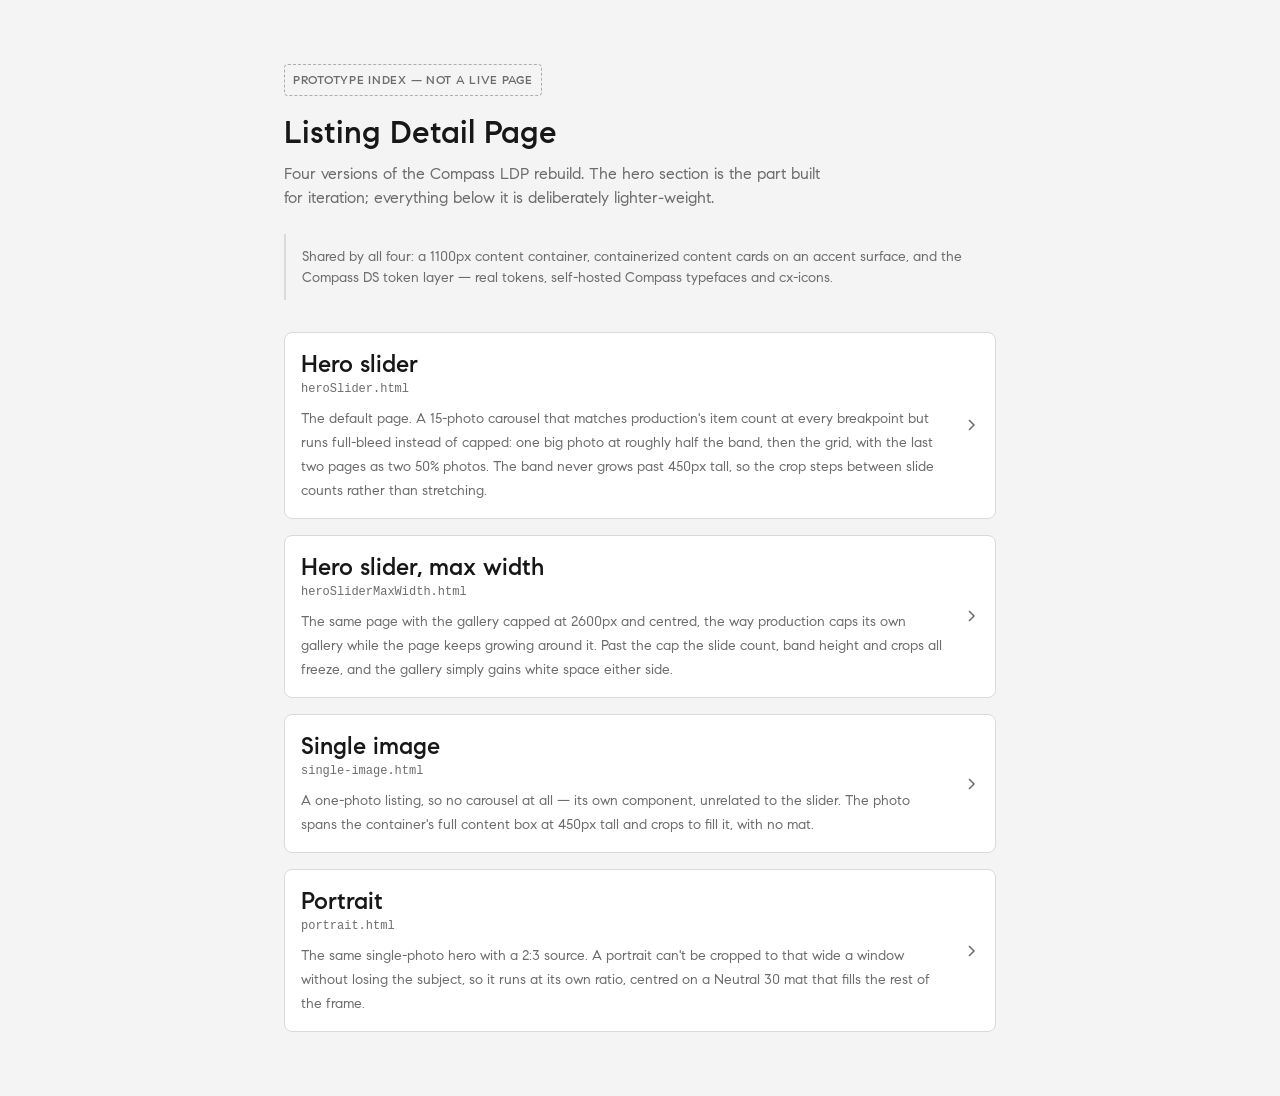
<file: index.html>
<!DOCTYPE html>
<html lang="en">
  <head>
    <meta charset="utf-8" />
    <meta name="viewport" content="width=device-width, initial-scale=1" />
    <title>LDP prototype — version index</title>

    <!-- Tokens and base type only. No page.css, no hero CSS, no Compass
         chrome: this is a directory, and it should not be mistakable for one
         of the pages it links to. -->
    <link rel="stylesheet" href="css/tokens.css" />
    <link rel="stylesheet" href="css/base.css" />

    <style>
      .idx {
        width: 100%;
        max-width: 760px;
        margin: 0 auto;
        padding: var(--cx-spacing-8x) var(--cx-spacing-3x);
      }

      /* Says plainly what this page is, before the title does */
      .idx__eyebrow {
        display: inline-flex;
        align-items: center;
        gap: var(--cx-spacing-1x);
        margin-bottom: var(--cx-spacing-2x);
        padding: 6px var(--cx-spacing-1x);
        border: var(--cx-spacing-borderWidth) dashed var(--cx-color-grey60);
        border-radius: var(--cx-consumer-groupBorderRadius);
        font-size: var(--cx-font-sizeCaption1);
        font-weight: var(--cx-font-weightMedium);
        letter-spacing: 0.06em;
        text-transform: uppercase;
        color: var(--cx-color-textSubtle);
      }

      .idx__title {
        margin-bottom: var(--cx-spacing-1x);
      }

      .idx__lede {
        max-width: 60ch;
        color: var(--cx-color-textSubtle);
      }

      .idx__shared {
        margin-top: var(--cx-spacing-3x);
        padding: 12px var(--cx-spacing-2x);
        border-left: 2px solid var(--cx-color-grey40);
        font-size: var(--cx-font-sizeBody2);
        line-height: var(--cx-font-lineHeightBody);
        color: var(--cx-color-textSubtle);
      }

      .idx__list {
        display: flex;
        flex-direction: column;
        gap: var(--cx-spacing-2x);
        margin-top: var(--cx-spacing-4x);
      }

      /* Same card recipe as the pages — white on the accent surface, 1px
         Neutral 40, Groups & Inputs radius — so the index reads as part of
         the same system without borrowing any of the page chrome. */
      .idx__item {
        display: grid;
        grid-template-columns: 1fr auto;
        align-items: start;
        gap: var(--cx-spacing-2x);
        padding: var(--cx-spacing-2x);
        border: var(--cx-spacing-borderWidth) solid var(--cx-color-border);
        border-radius: var(--cx-consumer-cardBorderRadius);
        background: var(--cx-color-background);
        text-decoration: none;
        color: inherit;
        transition: border-color 120ms ease, transform 120ms ease;
      }

      .idx__item:hover {
        border-color: var(--cx-color-grey60);
      }

      .idx__name {
        margin-bottom: 2px;
      }

      .idx__file {
        display: block;
        margin-bottom: var(--cx-spacing-1x);
        font-family: ui-monospace, SFMono-Regular, Menlo, monospace;
        font-size: var(--cx-font-sizeCaption1);
        color: var(--cx-color-textSubtle);
      }

      .idx__desc {
        max-width: 62ch;
      }

      .idx__go {
        flex: none;
        align-self: center;
        color: var(--cx-color-textSubtle);
      }

      .idx__item:hover .idx__go {
        color: var(--cx-color-black);
      }

      @media (max-width: 600px) {
        .idx {
          padding: var(--cx-spacing-4x) var(--cx-spacing-2x);
        }

        .idx__item {
          grid-template-columns: 1fr;
        }

        .idx__go {
          display: none;
        }
      }
    </style>
  </head>

  <body>
    <main class="idx">
      <p class="idx__eyebrow">Prototype index — not a live page</p>

      <h1 class="cx-h2 idx__title">Listing Detail Page</h1>
      <p class="cx-body1 idx__lede">
        Four versions of the Compass LDP rebuild. The hero section is the part
        built for iteration; everything below it is deliberately lighter-weight.
      </p>

      <p class="idx__shared">
        Shared by all four: a 1100px content container, containerized content
        cards on an accent surface, and the Compass DS token layer — real
        tokens, self-hosted Compass typefaces and cx-icons.
      </p>

      <nav class="idx__list" aria-label="Versions">
        <a class="idx__item" href="heroSlider.html">
          <span>
            <span class="cx-h4 idx__name">Hero slider</span>
            <span class="idx__file">heroSlider.html</span>
            <span class="cx-body2 cx-text-subtle idx__desc">
              The default page. A 15-photo carousel that matches production's
              item count at every breakpoint but runs full-bleed instead of
              capped: one big photo at roughly half the band, then the grid,
              with the last two pages as two 50% photos. The band never grows
              past 450px tall, so the crop steps between slide counts rather
              than stretching.
            </span>
          </span>
          <svg class="cx-icon idx__go" width="16" height="16" viewBox="0 0 16 16" aria-hidden="true">
            <path d="M6 3l5 5-5 5" fill="none" stroke="currentColor" stroke-width="1.5" />
          </svg>
        </a>

        <a class="idx__item" href="heroSliderMaxWidth.html">
          <span>
            <span class="cx-h4 idx__name">Hero slider, max width</span>
            <span class="idx__file">heroSliderMaxWidth.html</span>
            <span class="cx-body2 cx-text-subtle idx__desc">
              The same page with the gallery capped at 2600px and centred, the
              way production caps its own gallery while the page keeps growing
              around it. Past the cap the slide count, band height and crops all
              freeze, and the gallery simply gains white space either side.
            </span>
          </span>
          <svg class="cx-icon idx__go" width="16" height="16" viewBox="0 0 16 16" aria-hidden="true">
            <path d="M6 3l5 5-5 5" fill="none" stroke="currentColor" stroke-width="1.5" />
          </svg>
        </a>

        <a class="idx__item" href="single-image.html">
          <span>
            <span class="cx-h4 idx__name">Single image</span>
            <span class="idx__file">single-image.html</span>
            <span class="cx-body2 cx-text-subtle idx__desc">
              A one-photo listing, so no carousel at all — its own component,
              unrelated to the slider. The photo spans the container's full
              content box at 450px tall and crops to fill it, with no mat.
            </span>
          </span>
          <svg class="cx-icon idx__go" width="16" height="16" viewBox="0 0 16 16" aria-hidden="true">
            <path d="M6 3l5 5-5 5" fill="none" stroke="currentColor" stroke-width="1.5" />
          </svg>
        </a>

        <a class="idx__item" href="portrait.html">
          <span>
            <span class="cx-h4 idx__name">Portrait</span>
            <span class="idx__file">portrait.html</span>
            <span class="cx-body2 cx-text-subtle idx__desc">
              The same single-photo hero with a 2:3 source. A portrait can't be
              cropped to that wide a window without losing the subject, so it
              runs at its own ratio, centred on a Neutral 30 mat that fills the
              rest of the frame.
            </span>
          </span>
          <svg class="cx-icon idx__go" width="16" height="16" viewBox="0 0 16 16" aria-hidden="true">
            <path d="M6 3l5 5-5 5" fill="none" stroke="currentColor" stroke-width="1.5" />
          </svg>
        </a>
      </nav>
    </main>
  </body>
</html>
</file>
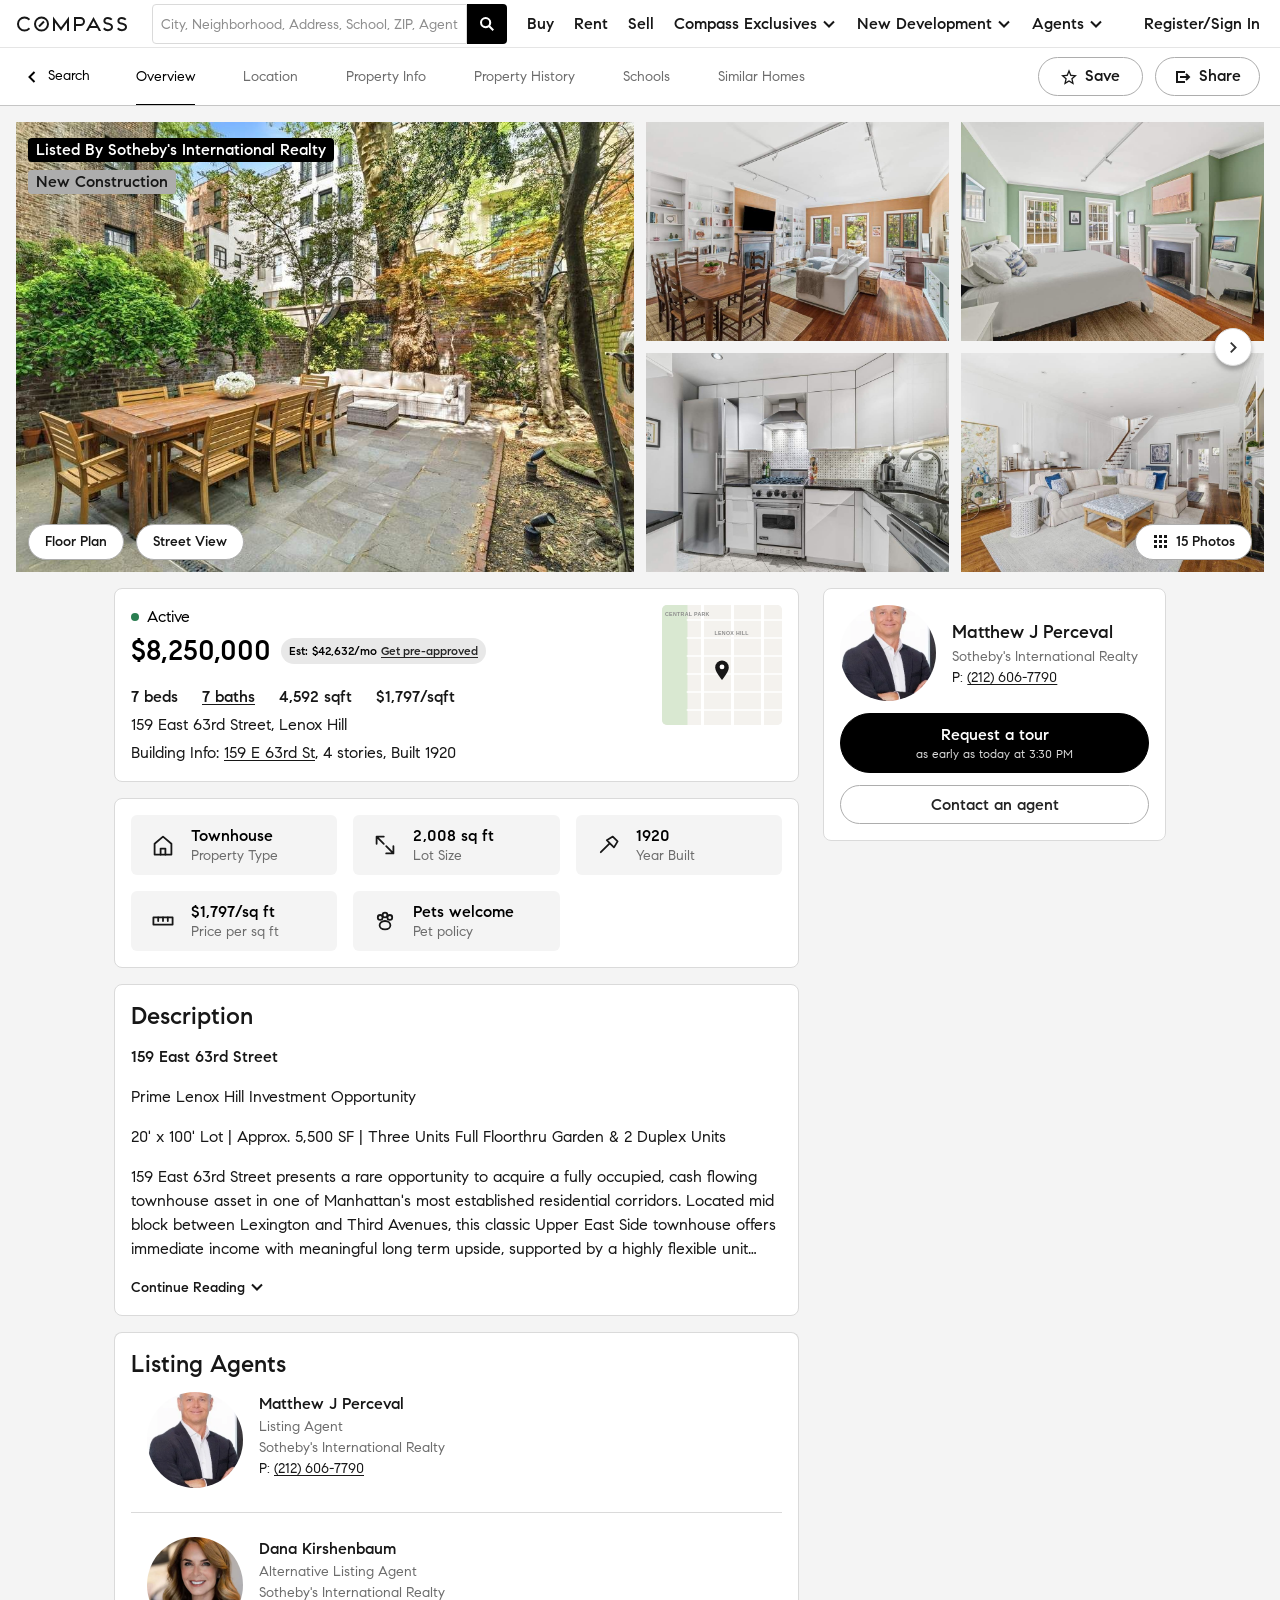
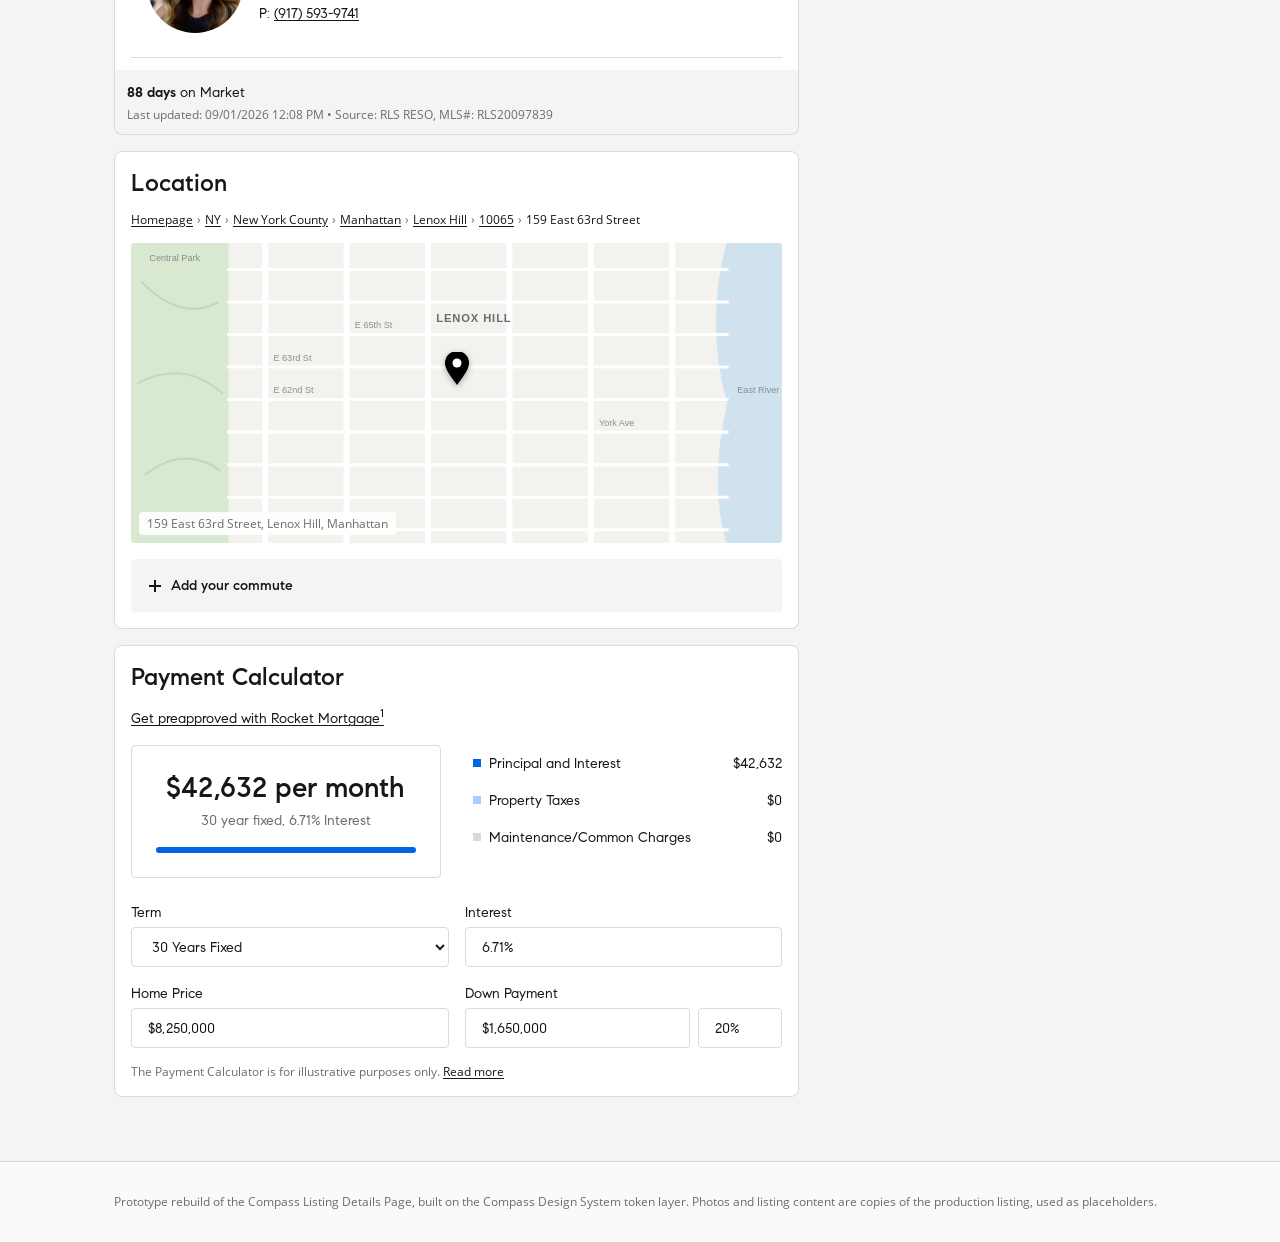
<file: heroSlider.html>
<!DOCTYPE html>
<html lang="en">
  <head>
    <meta charset="utf-8" />
    <meta name="viewport" content="width=device-width, initial-scale=1" />
    <title>159 East 63rd Street — Compass LDP rebuild</title>

    <link rel="stylesheet" href="css/tokens.css" />
    <link rel="stylesheet" href="css/base.css" />
    <link rel="stylesheet" href="css/hero-gallery.css" />
    <link rel="stylesheet" href="css/page.css" />
  </head>

  <body>
    <!-- ==========================================================
         Icon sprite — the Compass logotype plus the subset of
         cx-icons (ucfe-assets/cx-icons/7/cx-icons.cdn.svg) this page
         uses. Inlined rather than referenced as an external file
         because Chrome does not resolve <use href="file.svg#id">.
         ========================================================== -->
    <svg class="cx-sprite" aria-hidden="true" focusable="false">
      <symbol id="cx-logo-compass" viewBox="0 0 112 16">
        <path
          d="M53,.457,45,11.314,37,.457V15h2V6.543l6,8.143,6-8.143V15h2ZM60,15H58V1h6.5a4.5,4.5,0,0,1,0,9H60Zm0-7h4.5a2.5,2.5,0,0,0,0-5H60Zm22.863,7h2.275L77.5.9,69.863,15h2.275l1.625-3h7.475Zm-8.018-5L77.5,5.1,80.155,10ZM97,11.085c0,2.371-2.175,4.16-5.06,4.16a6.494,6.494,0,0,1-4.878-2.355l1.41-1.375A4.494,4.494,0,0,0,91.94,13.29c1.8,0,3.06-.906,3.06-2.2,0-1.11-.756-1.856-2.31-2.283L91,8.42c-3.6-.884-3.6-3.043-3.6-3.753,0-2.232,1.8-3.732,4.485-3.732a6.1,6.1,0,0,1,4.581,2.05l-1.41,1.378a4.629,4.629,0,0,0-3.171-1.472c-1.579,0-2.485.647-2.485,1.777,0,.337.128,1.462,1.773,1.816l1.533.345C95.516,7.487,97,8.96,97,11.085Zm14,0c0,2.371-2.175,4.16-5.06,4.16a6.494,6.494,0,0,1-4.878-2.355l1.41-1.375a4.494,4.494,0,0,0,3.468,1.775c1.8,0,3.06-.906,3.06-2.2,0-1.11-.756-1.856-2.31-2.283L105,8.42c-3.6-.884-3.6-3.043-3.6-3.753,0-2.232,1.8-3.732,4.485-3.732a6.1,6.1,0,0,1,4.581,2.05l-1.41,1.378a4.629,4.629,0,0,0-3.171-1.472c-1.579,0-2.485.647-2.485,1.777,0,.337.128,1.462,1.773,1.816l1.533.345C109.516,7.487,111,8.96,111,11.085Zm-98.611.8h0a5.5,5.5,0,1,1,0-7.778h0l.354.354L14.157,3.05,13.8,2.7h0a7.5,7.5,0,1,0,0,10.607l0,0h0l.354-.353-1.414-1.415ZM25.5.5A7.5,7.5,0,1,0,33,8,7.5,7.5,0,0,0,25.5.5Zm0,13A5.5,5.5,0,1,1,31,8,5.5,5.5,0,0,1,25.5,13.5Zm3.207-7.293L27.293,4.793l-5,5,1.414,1.414Z"
        />
      </symbol>

      <symbol id="cx-icon-magnifyingGlass" viewBox="0 0 16 16">
        <path
          d="M6.618 1A5.624 5.624 0 0 0 1 6.618a5.624 5.624 0 0 0 5.618 5.617c1.18 0 2.275-.368 3.18-.993L13.556 15 15 13.556l-3.758-3.758c.625-.905.993-2 .993-3.18A5.624 5.624 0 0 0 6.618 1Zm0 2.043a3.579 3.579 0 0 1 3.574 3.575 3.579 3.579 0 0 1-3.574 3.574 3.579 3.579 0 0 1-3.575-3.574 3.579 3.579 0 0 1 3.575-3.575Z"
        />
      </symbol>
      <symbol id="cx-icon-chevronDown" viewBox="0 0 16 16">
        <path d="M8 11.914 2.293 6.207l1.414-1.414L8 9.086l4.293-4.293 1.414 1.414L8 11.914z" />
      </symbol>
      <symbol id="cx-icon-chevronLeft" viewBox="0 0 16 16">
        <path d="M9.793 13.707 4.086 8l5.707-5.707 1.414 1.414L6.914 8l4.293 4.293-1.414 1.414z" />
      </symbol>
      <symbol id="cx-icon-starOutlined" viewBox="0 0 16 16">
        <path
          d="m16 6.176-5.752-.5L8 .332l-2.248 5.35L0 6.177l4.368 3.817-1.312 5.673L8 12.656l4.944 3.01-1.304-5.673L16 6.176Zm-8 4.971-3.008 1.832.8-3.454L3.136 7.2l3.504-.307L8 3.642l1.368 3.26 3.504.307-2.656 2.324.8 3.454L8 11.147Z"
        />
      </symbol>
      <symbol id="cx-icon-arrowRightInRectangle" viewBox="0 0 16 16">
        <path
          d="M10 14H1V2h9v2H3v8h7Zm1.707-9.707-1.414 1.414L11.586 7H5v2h6.586l-1.293 1.293 1.414 1.414L15.414 8Z"
        />
      </symbol>
      <symbol id="cx-icon-squaresInThreeRows" viewBox="0 0 16 16">
        <path
          d="M10 9H7V6h3ZM5 6H2v3h3Zm0-5H2v3h3Zm5 0H7v3h3Zm5 0h-3v3h3Zm0 5h-3v3h3Zm-5 5H7v3h3Zm-5 0H2v3h3Zm10 0h-3v3h3Z"
        />
      </symbol>
      <symbol id="cx-icon-plus" viewBox="0 0 16 16">
        <path d="M14 7H9V2H7v5H2v2h5v5h2V9h5V7z" />
      </symbol>

      <!-- Flickity's own chevron, as used by the production gallery -->
      <symbol id="gallery-arrow" viewBox="0 0 100 100">
        <path d="M 19.14,50 L 69.14,100 L 80.86,88.25 L 42.72,50 L 80.86,11.75 L 69.14,0 Z" />
      </symbol>
    </svg>

    <!-- ================= Top bar (.uc-corpNav, 48px) ================= -->
    <nav class="ldp-topbar" aria-label="Compass">
      <div class="ldp-topbar__header">
        <a class="ldp-logo" href="#" aria-label="Compass">
          <svg class="ldp-logo__mark" width="112" height="16" role="img">
            <title>Compass</title>
            <use href="#cx-logo-compass"></use>
          </svg>
        </a>

        <form class="ldp-search" role="search" onsubmit="return false">
          <div class="ldp-search__field">
            <input
              class="ldp-search__input"
              type="text"
              placeholder="City, Neighborhood, Address, School, ZIP, Agent, ID"
              aria-label="Search listings"
            />
          </div>
          <button class="ldp-search__btn" type="submit" aria-label="Search">
            <svg class="cx-icon" width="16" height="16">
              <use href="#cx-icon-magnifyingGlass"></use>
            </svg>
          </button>
        </form>
      </div>

      <div class="ldp-topbar__menu">
        <a class="ldp-topbar__item" href="#">Buy</a>
        <a class="ldp-topbar__item" href="#">Rent</a>
        <a class="ldp-topbar__item" href="#">Sell</a>
        <button class="ldp-topbar__item" type="button">
          Compass Exclusives
          <svg class="cx-icon ldp-topbar__caret" width="16" height="16">
            <use href="#cx-icon-chevronDown"></use>
          </svg>
        </button>
        <button class="ldp-topbar__item" type="button">
          New Development
          <svg class="cx-icon ldp-topbar__caret" width="16" height="16">
            <use href="#cx-icon-chevronDown"></use>
          </svg>
        </button>
        <button class="ldp-topbar__item" type="button">
          Agents
          <svg class="cx-icon ldp-topbar__caret" width="16" height="16">
            <use href="#cx-icon-chevronDown"></use>
          </svg>
        </button>
      </div>

      <div class="ldp-topbar__user">
        <button class="ldp-topbar__item" type="button">Register/Sign In</button>
      </div>
    </nav>

    <!-- ================= Section nav (sticky, 58px) ================= -->
    <div class="ldp-subnav">
      <a class="ldp-subnav__back" href="#">
        <svg class="cx-icon" width="16" height="16">
          <use href="#cx-icon-chevronLeft"></use>
        </svg>
        Search
      </a>

      <div class="ldp-subnav__wrapper">
        <nav class="ldp-subnav__tabs" aria-label="Page sections">
          <a class="is-active" href="#overview">Overview</a>
          <a href="#location">Location</a>
          <a href="#property-info">Property Info</a>
          <a href="#property-history">Property History</a>
          <a href="#schools">Schools</a>
          <a href="#similar-homes">Similar Homes</a>
        </nav>
      </div>

      <div class="ldp-subnav__actions">
        <button class="cx-btn cx-btn--enclosed cx-btn--pill" type="button">
          <svg class="cx-icon" width="16" height="16">
            <use href="#cx-icon-starOutlined"></use>
          </svg>
          Save
        </button>
        <button class="cx-btn cx-btn--enclosed cx-btn--pill" type="button">
          <svg class="cx-icon" width="16" height="16">
            <use href="#cx-icon-arrowRightInRectangle"></use>
          </svg>
          Share
        </button>
      </div>
    </div>

    <!-- ================= Hero gallery ================= -->
    <!-- The focus of this rebuild. Markup is deliberately thin: HeroGallery
         renders every slide, so layout rules live in js/hero-gallery.js. -->
    <section
      class="ldp-gallery"
      id="hero-gallery"
      aria-roledescription="carousel"
      aria-label="Property photos"
      tabindex="-1"
    >
      <div class="ldp-gallery__viewport">
        <div class="ldp-gallery__track"></div>
      </div>

      <div class="ldp-gallery__overlay">
        <div
          class="ldp-gallery__badges"
          id="gallery-badges"
          data-badge-class="ldp-gallery__badge"
        ></div>

        <button
          class="ldp-gallery__nav ldp-gallery__nav--prev"
          type="button"
          aria-label="Previous photos"
        >
          <svg class="ldp-gallery__nav-icon"><use href="#gallery-arrow"></use></svg>
        </button>
        <button
          class="ldp-gallery__nav ldp-gallery__nav--next"
          type="button"
          aria-label="Next photos"
        >
          <svg class="ldp-gallery__nav-icon"><use href="#gallery-arrow"></use></svg>
        </button>

        <div class="ldp-gallery__actions ldp-gallery__actions--start">
          <button class="cx-btn cx-btn--enclosed cx-btn--md" type="button">
            Floor Plan
          </button>
          <button class="cx-btn cx-btn--enclosed cx-btn--md" type="button">
            Street View
          </button>
        </div>

        <div class="ldp-gallery__actions ldp-gallery__actions--end">
          <button
            class="cx-btn cx-btn--enclosed cx-btn--md"
            type="button"
            id="all-photos-btn"
          >
            <svg class="cx-icon" width="16" height="16">
              <use href="#cx-icon-squaresInThreeRows"></use>
            </svg>
            <span id="photo-count-label">15 Photos</span>
          </button>
        </div>

        <div class="ldp-gallery__counter" id="gallery-counter">1 of 15</div>
      </div>
    </section>

    <!-- ================= Body ================= -->
    <main class="ldp-container ldp-layout" id="overview">
      <!-- ---------- Left column ---------- -->
      <div class="ldp-main">
        <!-- Summary — content column plus the 120px map thumbnail that sits
             at its right edge (production puts the map here, not in the
             sidebar) -->
        <section class="ldp-summary ldp-card">
          <div class="ldp-summary__main">
            <p class="ldp-status">
              <span class="ldp-status__dot"></span>
              <span id="summary-status">Active</span>
            </p>

            <div class="ldp-price-row">
              <span class="ldp-price" id="summary-price">$8,250,000</span>
              <span class="ldp-price-est">
                Est: <span id="summary-est">$42,632/mo</span>
                <a class="cx-link" href="#">Get pre-approved</a>
              </span>
            </div>

            <p class="ldp-specs cx-body1-medium" id="summary-specs"></p>

            <p class="ldp-address cx-body1" id="summary-address"></p>

            <p class="ldp-building cx-body1" id="summary-building"></p>
          </div>

          <button class="ldp-summary__map" type="button" aria-label="View on map">
            <img id="map-thumb" src="assets/img/map-thumb.svg" alt="" />
          </button>
        </section>

        <!-- Key facts -->
        <section class="ldp-card">
          <ul class="ldp-facts" id="facts-grid"></ul>
        </section>

        <!-- Description -->
        <section class="ldp-section ldp-card">
          <h2 class="ldp-section__title cx-h4">Description</h2>
          <div class="ldp-description" id="description-body"></div>
          <button class="ldp-readmore cx-body2-medium" type="button">
            Continue Reading
            <svg class="cx-icon" width="16" height="16">
              <use href="#cx-icon-chevronDown"></use>
            </svg>
          </button>

          <!-- Attribution line, for listings that have no agent cards -->
          <p class="ldp-listed-by cx-body2" id="listed-by"></p>
        </section>

        <!-- Listing agents — removed by page.js when the fixture has none -->
        <section class="ldp-section ldp-card">
          <h2 class="ldp-section__title cx-h4">Listing Agents</h2>
          <ul class="ldp-agents" id="agents-list"></ul>
        </section>

        <div class="ldp-meta ldp-card__footer">
          <p class="cx-body2" id="meta-days-row">
            <strong id="meta-days">88 days</strong> on Market
          </p>
          <p class="cx-caption1 cx-text-subtle" id="meta-source"></p>
        </div>

        <!-- Location -->
        <section class="ldp-section ldp-card" id="location">
          <h2 class="ldp-section__title cx-h4">Location</h2>
          <nav class="ldp-breadcrumbs cx-caption1" id="breadcrumbs"></nav>

          <figure class="ldp-map">
            <img id="map-wide" src="assets/img/map-wide.svg" alt="Map of the listing" />
            <span class="ldp-map__marker" aria-hidden="true">
              <svg width="28" height="34" viewBox="0 0 28 34">
                <path
                  d="M14 33c9-12 12-17 12-22A12 12 0 1 0 2 11c0 5 3 10 12 22z"
                  fill="var(--cx-color-black)"
                />
                <circle cx="14" cy="11" r="4.5" fill="#fff" />
              </svg>
            </span>
            <figcaption class="ldp-map__caption cx-caption1">
              159 East 63rd Street, Lenox Hill, Manhattan
            </figcaption>
          </figure>

          <button class="ldp-commute cx-body2-medium" type="button">
            <svg class="cx-icon" width="16" height="16">
              <use href="#cx-icon-plus"></use>
            </svg>
            Add your commute
          </button>
        </section>

        <!-- Payment calculator -->
        <section class="ldp-section ldp-card">
          <h2 class="ldp-section__title cx-h4">Payment Calculator</h2>
          <a class="cx-link cx-body2 ldp-preapproved" href="#"
            >Get preapproved with Rocket Mortgage<sup>1</sup></a
          >

          <div class="ldp-calc">
            <div class="ldp-calc__summary">
              <p class="ldp-calc__amount cx-header3" id="calc-monthly"></p>
              <p class="cx-body2 cx-text-subtle" id="calc-terms"></p>
              <div class="ldp-calc__bar"><span></span></div>
            </div>
            <ul class="ldp-calc__breakdown" id="calc-breakdown"></ul>
          </div>

          <div class="ldp-calc__fields">
            <label class="ldp-field">
              <span class="ldp-field__label cx-body2">Term</span>
              <select class="ldp-field__control">
                <option>30 Years Fixed</option>
                <option>20 Years Fixed</option>
                <option>15 Years Fixed</option>
                <option>10 Years Fixed</option>
              </select>
            </label>
            <label class="ldp-field">
              <span class="ldp-field__label cx-body2">Interest</span>
              <input class="ldp-field__control" value="6.71%" />
            </label>
            <label class="ldp-field">
              <span class="ldp-field__label cx-body2">Home Price</span>
              <input class="ldp-field__control" id="calc-price" />
            </label>
            <label class="ldp-field">
              <span class="ldp-field__label cx-body2">Down Payment</span>
              <span class="ldp-field__pair">
                <input class="ldp-field__control" id="calc-down" />
                <input class="ldp-field__control ldp-field__control--pct" id="calc-down-pct" />
              </span>
            </label>
          </div>

          <p class="cx-caption1 cx-text-subtle ldp-disclaimer">
            The Payment Calculator is for illustrative purposes only.
            <a class="cx-link" href="#">Read more</a>
          </p>
        </section>
      </div>

      <!-- ---------- Right column ---------- -->
      <aside class="ldp-sidebar">
        <div class="ldp-sidebar__sticky ldp-card">
          <div class="ldp-contact" id="sidebar-agent"></div>

          <div class="ldp-sidebar__ctas">
            <button class="cx-btn cx-btn--solid ldp-cta" type="button">
              <span class="ldp-cta__stack">
                <span class="ldp-cta__label" id="tour-label">Request a tour</span>
                <span class="ldp-cta__sub" id="tour-sub">as early as today at 3:30 PM</span>
              </span>
            </button>

            <button
              class="cx-btn cx-btn--enclosed ldp-cta ldp-cta--secondary"
              type="button"
            >
              Contact an agent
            </button>
          </div>
        </div>
      </aside>
    </main>

    <footer class="ldp-footer">
      <div class="ldp-container">
        <p class="cx-caption1 cx-text-subtle">
          Prototype rebuild of the Compass Listing Details Page, built on the
          Compass Design System token layer. Photos and listing content are
          copies of the production listing, used as placeholders.
        </p>
      </div>
    </footer>

    <script src="data/listing.js"></script>
    <script src="js/hero-gallery.js"></script>
    <script src="js/page.js"></script>
  </body>
</html>
</file>
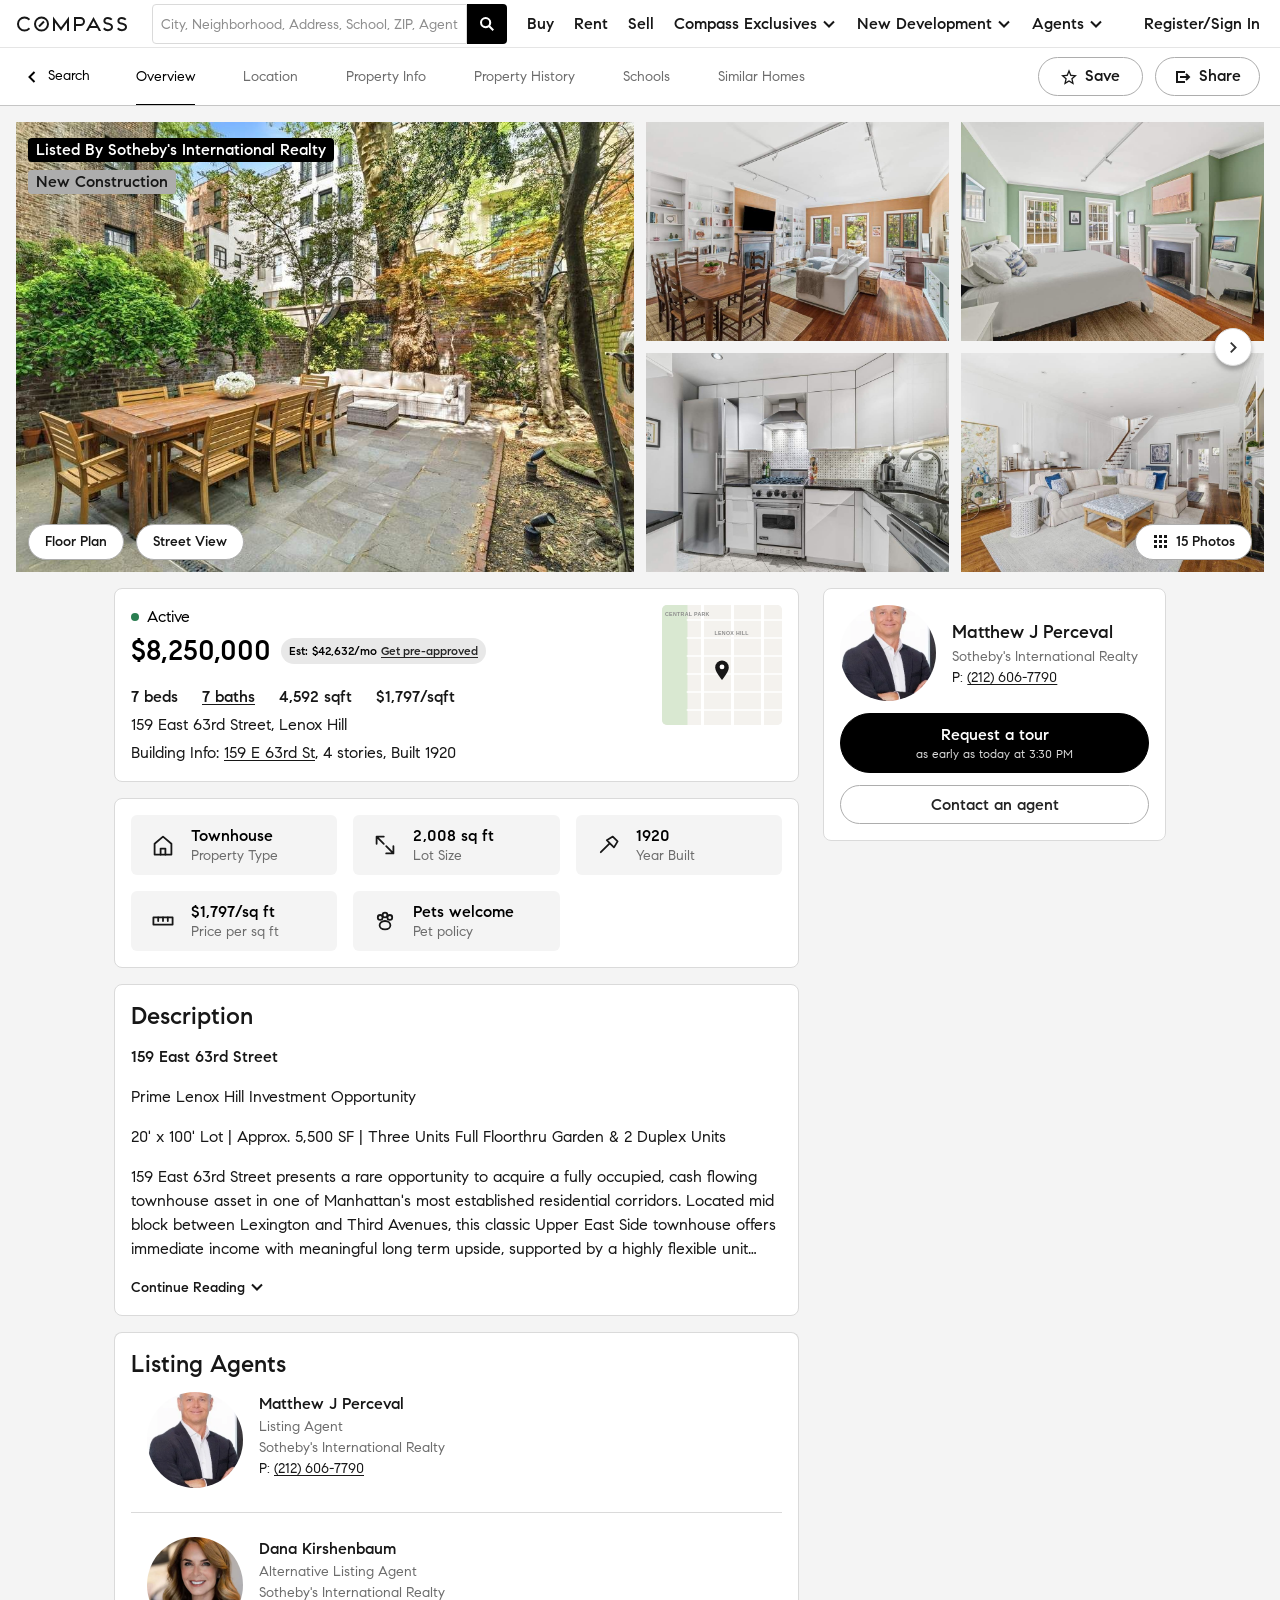
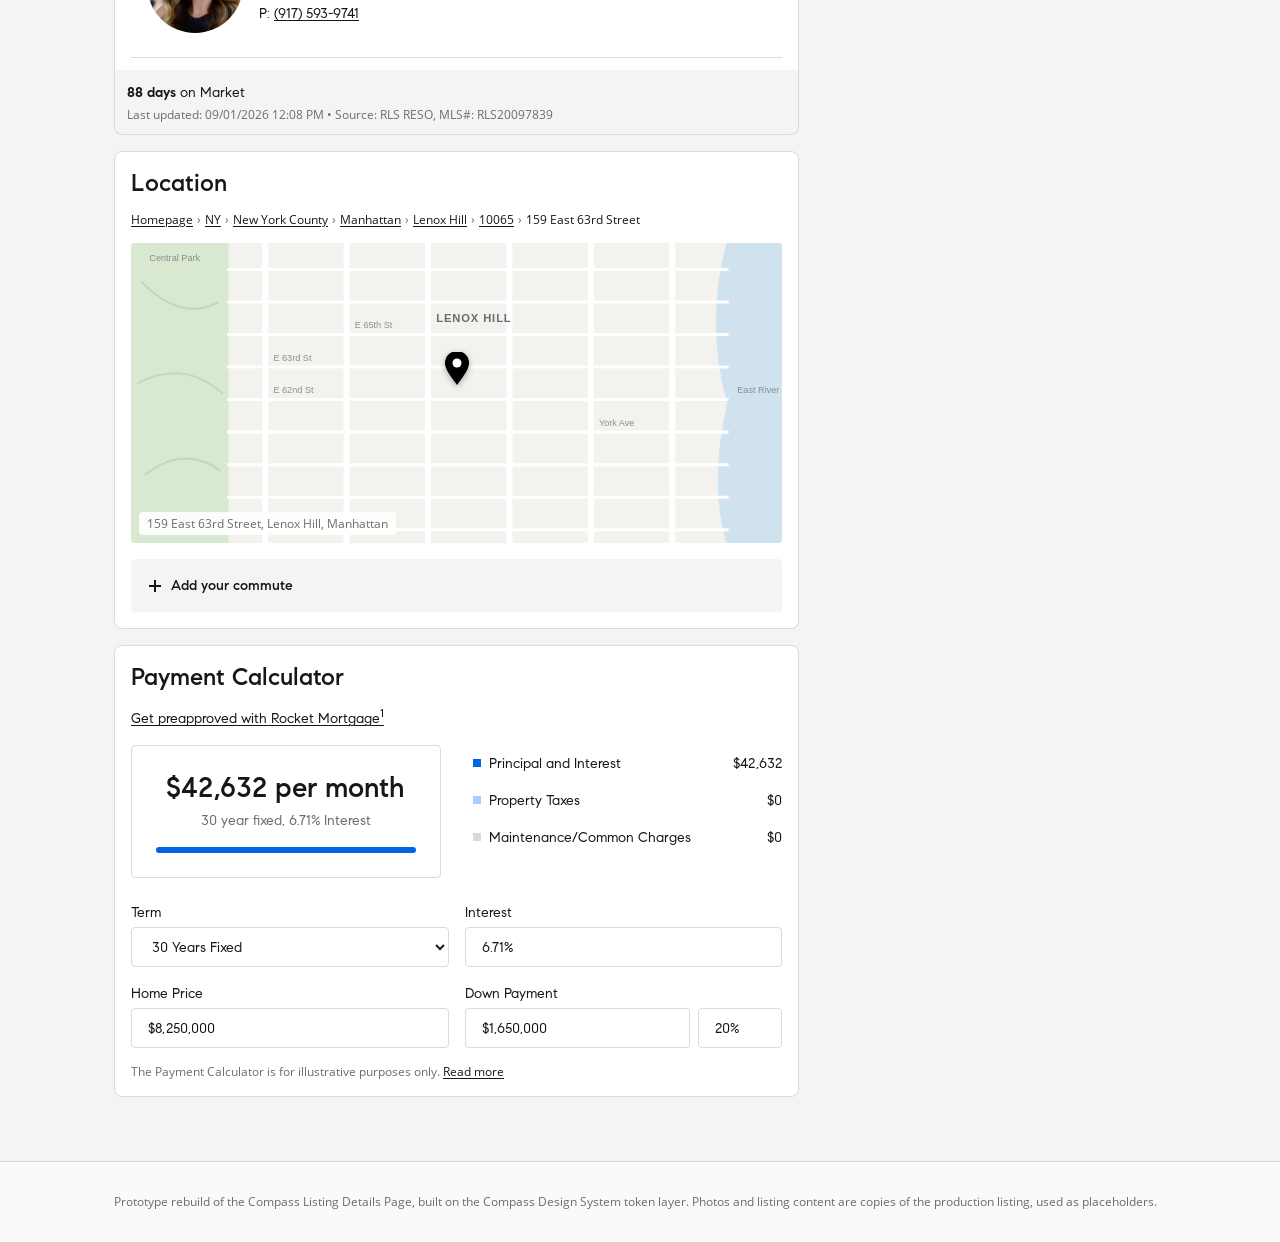
<file: heroSliderMaxWidth.html>
<!DOCTYPE html>
<html lang="en">
  <head>
    <meta charset="utf-8" />
    <meta name="viewport" content="width=device-width, initial-scale=1" />
    <title>159 East 63rd Street — Compass LDP rebuild (gallery capped at 2600)</title>

    <link rel="stylesheet" href="css/tokens.css" />
    <link rel="stylesheet" href="css/base.css" />
    <link rel="stylesheet" href="css/hero-gallery.css" />
    <link rel="stylesheet" href="css/page.css" />
  </head>

  <body>
    <!-- ==========================================================
         Icon sprite — the Compass logotype plus the subset of
         cx-icons (ucfe-assets/cx-icons/7/cx-icons.cdn.svg) this page
         uses. Inlined rather than referenced as an external file
         because Chrome does not resolve <use href="file.svg#id">.
         ========================================================== -->
    <svg class="cx-sprite" aria-hidden="true" focusable="false">
      <symbol id="cx-logo-compass" viewBox="0 0 112 16">
        <path
          d="M53,.457,45,11.314,37,.457V15h2V6.543l6,8.143,6-8.143V15h2ZM60,15H58V1h6.5a4.5,4.5,0,0,1,0,9H60Zm0-7h4.5a2.5,2.5,0,0,0,0-5H60Zm22.863,7h2.275L77.5.9,69.863,15h2.275l1.625-3h7.475Zm-8.018-5L77.5,5.1,80.155,10ZM97,11.085c0,2.371-2.175,4.16-5.06,4.16a6.494,6.494,0,0,1-4.878-2.355l1.41-1.375A4.494,4.494,0,0,0,91.94,13.29c1.8,0,3.06-.906,3.06-2.2,0-1.11-.756-1.856-2.31-2.283L91,8.42c-3.6-.884-3.6-3.043-3.6-3.753,0-2.232,1.8-3.732,4.485-3.732a6.1,6.1,0,0,1,4.581,2.05l-1.41,1.378a4.629,4.629,0,0,0-3.171-1.472c-1.579,0-2.485.647-2.485,1.777,0,.337.128,1.462,1.773,1.816l1.533.345C95.516,7.487,97,8.96,97,11.085Zm14,0c0,2.371-2.175,4.16-5.06,4.16a6.494,6.494,0,0,1-4.878-2.355l1.41-1.375a4.494,4.494,0,0,0,3.468,1.775c1.8,0,3.06-.906,3.06-2.2,0-1.11-.756-1.856-2.31-2.283L105,8.42c-3.6-.884-3.6-3.043-3.6-3.753,0-2.232,1.8-3.732,4.485-3.732a6.1,6.1,0,0,1,4.581,2.05l-1.41,1.378a4.629,4.629,0,0,0-3.171-1.472c-1.579,0-2.485.647-2.485,1.777,0,.337.128,1.462,1.773,1.816l1.533.345C109.516,7.487,111,8.96,111,11.085Zm-98.611.8h0a5.5,5.5,0,1,1,0-7.778h0l.354.354L14.157,3.05,13.8,2.7h0a7.5,7.5,0,1,0,0,10.607l0,0h0l.354-.353-1.414-1.415ZM25.5.5A7.5,7.5,0,1,0,33,8,7.5,7.5,0,0,0,25.5.5Zm0,13A5.5,5.5,0,1,1,31,8,5.5,5.5,0,0,1,25.5,13.5Zm3.207-7.293L27.293,4.793l-5,5,1.414,1.414Z"
        />
      </symbol>

      <symbol id="cx-icon-magnifyingGlass" viewBox="0 0 16 16">
        <path
          d="M6.618 1A5.624 5.624 0 0 0 1 6.618a5.624 5.624 0 0 0 5.618 5.617c1.18 0 2.275-.368 3.18-.993L13.556 15 15 13.556l-3.758-3.758c.625-.905.993-2 .993-3.18A5.624 5.624 0 0 0 6.618 1Zm0 2.043a3.579 3.579 0 0 1 3.574 3.575 3.579 3.579 0 0 1-3.574 3.574 3.579 3.579 0 0 1-3.575-3.574 3.579 3.579 0 0 1 3.575-3.575Z"
        />
      </symbol>
      <symbol id="cx-icon-chevronDown" viewBox="0 0 16 16">
        <path d="M8 11.914 2.293 6.207l1.414-1.414L8 9.086l4.293-4.293 1.414 1.414L8 11.914z" />
      </symbol>
      <symbol id="cx-icon-chevronLeft" viewBox="0 0 16 16">
        <path d="M9.793 13.707 4.086 8l5.707-5.707 1.414 1.414L6.914 8l4.293 4.293-1.414 1.414z" />
      </symbol>
      <symbol id="cx-icon-starOutlined" viewBox="0 0 16 16">
        <path
          d="m16 6.176-5.752-.5L8 .332l-2.248 5.35L0 6.177l4.368 3.817-1.312 5.673L8 12.656l4.944 3.01-1.304-5.673L16 6.176Zm-8 4.971-3.008 1.832.8-3.454L3.136 7.2l3.504-.307L8 3.642l1.368 3.26 3.504.307-2.656 2.324.8 3.454L8 11.147Z"
        />
      </symbol>
      <symbol id="cx-icon-arrowRightInRectangle" viewBox="0 0 16 16">
        <path
          d="M10 14H1V2h9v2H3v8h7Zm1.707-9.707-1.414 1.414L11.586 7H5v2h6.586l-1.293 1.293 1.414 1.414L15.414 8Z"
        />
      </symbol>
      <symbol id="cx-icon-squaresInThreeRows" viewBox="0 0 16 16">
        <path
          d="M10 9H7V6h3ZM5 6H2v3h3Zm0-5H2v3h3Zm5 0H7v3h3Zm5 0h-3v3h3Zm0 5h-3v3h3Zm-5 5H7v3h3Zm-5 0H2v3h3Zm10 0h-3v3h3Z"
        />
      </symbol>
      <symbol id="cx-icon-plus" viewBox="0 0 16 16">
        <path d="M14 7H9V2H7v5H2v2h5v5h2V9h5V7z" />
      </symbol>

      <!-- Flickity's own chevron, as used by the production gallery -->
      <symbol id="gallery-arrow" viewBox="0 0 100 100">
        <path d="M 19.14,50 L 69.14,100 L 80.86,88.25 L 42.72,50 L 80.86,11.75 L 69.14,0 Z" />
      </symbol>
    </svg>

    <!-- ================= Top bar (.uc-corpNav, 48px) ================= -->
    <nav class="ldp-topbar" aria-label="Compass">
      <div class="ldp-topbar__header">
        <a class="ldp-logo" href="#" aria-label="Compass">
          <svg class="ldp-logo__mark" width="112" height="16" role="img">
            <title>Compass</title>
            <use href="#cx-logo-compass"></use>
          </svg>
        </a>

        <form class="ldp-search" role="search" onsubmit="return false">
          <div class="ldp-search__field">
            <input
              class="ldp-search__input"
              type="text"
              placeholder="City, Neighborhood, Address, School, ZIP, Agent, ID"
              aria-label="Search listings"
            />
          </div>
          <button class="ldp-search__btn" type="submit" aria-label="Search">
            <svg class="cx-icon" width="16" height="16">
              <use href="#cx-icon-magnifyingGlass"></use>
            </svg>
          </button>
        </form>
      </div>

      <div class="ldp-topbar__menu">
        <a class="ldp-topbar__item" href="#">Buy</a>
        <a class="ldp-topbar__item" href="#">Rent</a>
        <a class="ldp-topbar__item" href="#">Sell</a>
        <button class="ldp-topbar__item" type="button">
          Compass Exclusives
          <svg class="cx-icon ldp-topbar__caret" width="16" height="16">
            <use href="#cx-icon-chevronDown"></use>
          </svg>
        </button>
        <button class="ldp-topbar__item" type="button">
          New Development
          <svg class="cx-icon ldp-topbar__caret" width="16" height="16">
            <use href="#cx-icon-chevronDown"></use>
          </svg>
        </button>
        <button class="ldp-topbar__item" type="button">
          Agents
          <svg class="cx-icon ldp-topbar__caret" width="16" height="16">
            <use href="#cx-icon-chevronDown"></use>
          </svg>
        </button>
      </div>

      <div class="ldp-topbar__user">
        <button class="ldp-topbar__item" type="button">Register/Sign In</button>
      </div>
    </nav>

    <!-- ================= Section nav (sticky, 58px) ================= -->
    <div class="ldp-subnav">
      <a class="ldp-subnav__back" href="#">
        <svg class="cx-icon" width="16" height="16">
          <use href="#cx-icon-chevronLeft"></use>
        </svg>
        Search
      </a>

      <div class="ldp-subnav__wrapper">
        <nav class="ldp-subnav__tabs" aria-label="Page sections">
          <a class="is-active" href="#overview">Overview</a>
          <a href="#location">Location</a>
          <a href="#property-info">Property Info</a>
          <a href="#property-history">Property History</a>
          <a href="#schools">Schools</a>
          <a href="#similar-homes">Similar Homes</a>
        </nav>
      </div>

      <div class="ldp-subnav__actions">
        <button class="cx-btn cx-btn--enclosed cx-btn--pill" type="button">
          <svg class="cx-icon" width="16" height="16">
            <use href="#cx-icon-starOutlined"></use>
          </svg>
          Save
        </button>
        <button class="cx-btn cx-btn--enclosed cx-btn--pill" type="button">
          <svg class="cx-icon" width="16" height="16">
            <use href="#cx-icon-arrowRightInRectangle"></use>
          </svg>
          Share
        </button>
      </div>
    </div>

    <!-- ================= Hero gallery ================= -->
    <!-- The focus of this rebuild. Markup is deliberately thin: HeroGallery
         renders every slide, so layout rules live in js/hero-gallery.js.

         This page differs from heroSlider.html in one class: `--capped` stops
         the band at 2600px instead of running full-bleed. See the variant
         block in css/hero-gallery.css. -->
    <section
      class="ldp-gallery ldp-gallery--capped"
      id="hero-gallery"
      aria-roledescription="carousel"
      aria-label="Property photos"
      tabindex="-1"
    >
      <div class="ldp-gallery__viewport">
        <div class="ldp-gallery__track"></div>
      </div>

      <div class="ldp-gallery__overlay">
        <div
          class="ldp-gallery__badges"
          id="gallery-badges"
          data-badge-class="ldp-gallery__badge"
        ></div>

        <button
          class="ldp-gallery__nav ldp-gallery__nav--prev"
          type="button"
          aria-label="Previous photos"
        >
          <svg class="ldp-gallery__nav-icon"><use href="#gallery-arrow"></use></svg>
        </button>
        <button
          class="ldp-gallery__nav ldp-gallery__nav--next"
          type="button"
          aria-label="Next photos"
        >
          <svg class="ldp-gallery__nav-icon"><use href="#gallery-arrow"></use></svg>
        </button>

        <div class="ldp-gallery__actions ldp-gallery__actions--start">
          <button class="cx-btn cx-btn--enclosed cx-btn--md" type="button">
            Floor Plan
          </button>
          <button class="cx-btn cx-btn--enclosed cx-btn--md" type="button">
            Street View
          </button>
        </div>

        <div class="ldp-gallery__actions ldp-gallery__actions--end">
          <button
            class="cx-btn cx-btn--enclosed cx-btn--md"
            type="button"
            id="all-photos-btn"
          >
            <svg class="cx-icon" width="16" height="16">
              <use href="#cx-icon-squaresInThreeRows"></use>
            </svg>
            <span id="photo-count-label">15 Photos</span>
          </button>
        </div>

        <div class="ldp-gallery__counter" id="gallery-counter">1 of 15</div>
      </div>
    </section>

    <!-- ================= Body ================= -->
    <main class="ldp-container ldp-layout" id="overview">
      <!-- ---------- Left column ---------- -->
      <div class="ldp-main">
        <!-- Summary — content column plus the 120px map thumbnail that sits
             at its right edge (production puts the map here, not in the
             sidebar) -->
        <section class="ldp-summary ldp-card">
          <div class="ldp-summary__main">
            <p class="ldp-status">
              <span class="ldp-status__dot"></span>
              <span id="summary-status">Active</span>
            </p>

            <div class="ldp-price-row">
              <span class="ldp-price" id="summary-price">$8,250,000</span>
              <span class="ldp-price-est">
                Est: <span id="summary-est">$42,632/mo</span>
                <a class="cx-link" href="#">Get pre-approved</a>
              </span>
            </div>

            <p class="ldp-specs cx-body1-medium" id="summary-specs"></p>

            <p class="ldp-address cx-body1" id="summary-address"></p>

            <p class="ldp-building cx-body1" id="summary-building"></p>
          </div>

          <button class="ldp-summary__map" type="button" aria-label="View on map">
            <img id="map-thumb" src="assets/img/map-thumb.svg" alt="" />
          </button>
        </section>

        <!-- Key facts -->
        <section class="ldp-card">
          <ul class="ldp-facts" id="facts-grid"></ul>
        </section>

        <!-- Description -->
        <section class="ldp-section ldp-card">
          <h2 class="ldp-section__title cx-h4">Description</h2>
          <div class="ldp-description" id="description-body"></div>
          <button class="ldp-readmore cx-body2-medium" type="button">
            Continue Reading
            <svg class="cx-icon" width="16" height="16">
              <use href="#cx-icon-chevronDown"></use>
            </svg>
          </button>

          <!-- Attribution line, for listings that have no agent cards -->
          <p class="ldp-listed-by cx-body2" id="listed-by"></p>
        </section>

        <!-- Listing agents — removed by page.js when the fixture has none -->
        <section class="ldp-section ldp-card">
          <h2 class="ldp-section__title cx-h4">Listing Agents</h2>
          <ul class="ldp-agents" id="agents-list"></ul>
        </section>

        <div class="ldp-meta ldp-card__footer">
          <p class="cx-body2" id="meta-days-row">
            <strong id="meta-days">88 days</strong> on Market
          </p>
          <p class="cx-caption1 cx-text-subtle" id="meta-source"></p>
        </div>

        <!-- Location -->
        <section class="ldp-section ldp-card" id="location">
          <h2 class="ldp-section__title cx-h4">Location</h2>
          <nav class="ldp-breadcrumbs cx-caption1" id="breadcrumbs"></nav>

          <figure class="ldp-map">
            <img id="map-wide" src="assets/img/map-wide.svg" alt="Map of the listing" />
            <span class="ldp-map__marker" aria-hidden="true">
              <svg width="28" height="34" viewBox="0 0 28 34">
                <path
                  d="M14 33c9-12 12-17 12-22A12 12 0 1 0 2 11c0 5 3 10 12 22z"
                  fill="var(--cx-color-black)"
                />
                <circle cx="14" cy="11" r="4.5" fill="#fff" />
              </svg>
            </span>
            <figcaption class="ldp-map__caption cx-caption1">
              159 East 63rd Street, Lenox Hill, Manhattan
            </figcaption>
          </figure>

          <button class="ldp-commute cx-body2-medium" type="button">
            <svg class="cx-icon" width="16" height="16">
              <use href="#cx-icon-plus"></use>
            </svg>
            Add your commute
          </button>
        </section>

        <!-- Payment calculator -->
        <section class="ldp-section ldp-card">
          <h2 class="ldp-section__title cx-h4">Payment Calculator</h2>
          <a class="cx-link cx-body2 ldp-preapproved" href="#"
            >Get preapproved with Rocket Mortgage<sup>1</sup></a
          >

          <div class="ldp-calc">
            <div class="ldp-calc__summary">
              <p class="ldp-calc__amount cx-header3" id="calc-monthly"></p>
              <p class="cx-body2 cx-text-subtle" id="calc-terms"></p>
              <div class="ldp-calc__bar"><span></span></div>
            </div>
            <ul class="ldp-calc__breakdown" id="calc-breakdown"></ul>
          </div>

          <div class="ldp-calc__fields">
            <label class="ldp-field">
              <span class="ldp-field__label cx-body2">Term</span>
              <select class="ldp-field__control">
                <option>30 Years Fixed</option>
                <option>20 Years Fixed</option>
                <option>15 Years Fixed</option>
                <option>10 Years Fixed</option>
              </select>
            </label>
            <label class="ldp-field">
              <span class="ldp-field__label cx-body2">Interest</span>
              <input class="ldp-field__control" value="6.71%" />
            </label>
            <label class="ldp-field">
              <span class="ldp-field__label cx-body2">Home Price</span>
              <input class="ldp-field__control" id="calc-price" />
            </label>
            <label class="ldp-field">
              <span class="ldp-field__label cx-body2">Down Payment</span>
              <span class="ldp-field__pair">
                <input class="ldp-field__control" id="calc-down" />
                <input class="ldp-field__control ldp-field__control--pct" id="calc-down-pct" />
              </span>
            </label>
          </div>

          <p class="cx-caption1 cx-text-subtle ldp-disclaimer">
            The Payment Calculator is for illustrative purposes only.
            <a class="cx-link" href="#">Read more</a>
          </p>
        </section>
      </div>

      <!-- ---------- Right column ---------- -->
      <aside class="ldp-sidebar">
        <div class="ldp-sidebar__sticky ldp-card">
          <div class="ldp-contact" id="sidebar-agent"></div>

          <div class="ldp-sidebar__ctas">
            <button class="cx-btn cx-btn--solid ldp-cta" type="button">
              <span class="ldp-cta__stack">
                <span class="ldp-cta__label" id="tour-label">Request a tour</span>
                <span class="ldp-cta__sub" id="tour-sub">as early as today at 3:30 PM</span>
              </span>
            </button>

            <button
              class="cx-btn cx-btn--enclosed ldp-cta ldp-cta--secondary"
              type="button"
            >
              Contact an agent
            </button>
          </div>
        </div>
      </aside>
    </main>

    <footer class="ldp-footer">
      <div class="ldp-container">
        <p class="cx-caption1 cx-text-subtle">
          Prototype rebuild of the Compass Listing Details Page, built on the
          Compass Design System token layer. Photos and listing content are
          copies of the production listing, used as placeholders.
        </p>
      </div>
    </footer>

    <script src="data/listing.js"></script>
    <script src="js/hero-gallery.js"></script>
    <script src="js/page.js"></script>
  </body>
</html>
</file>
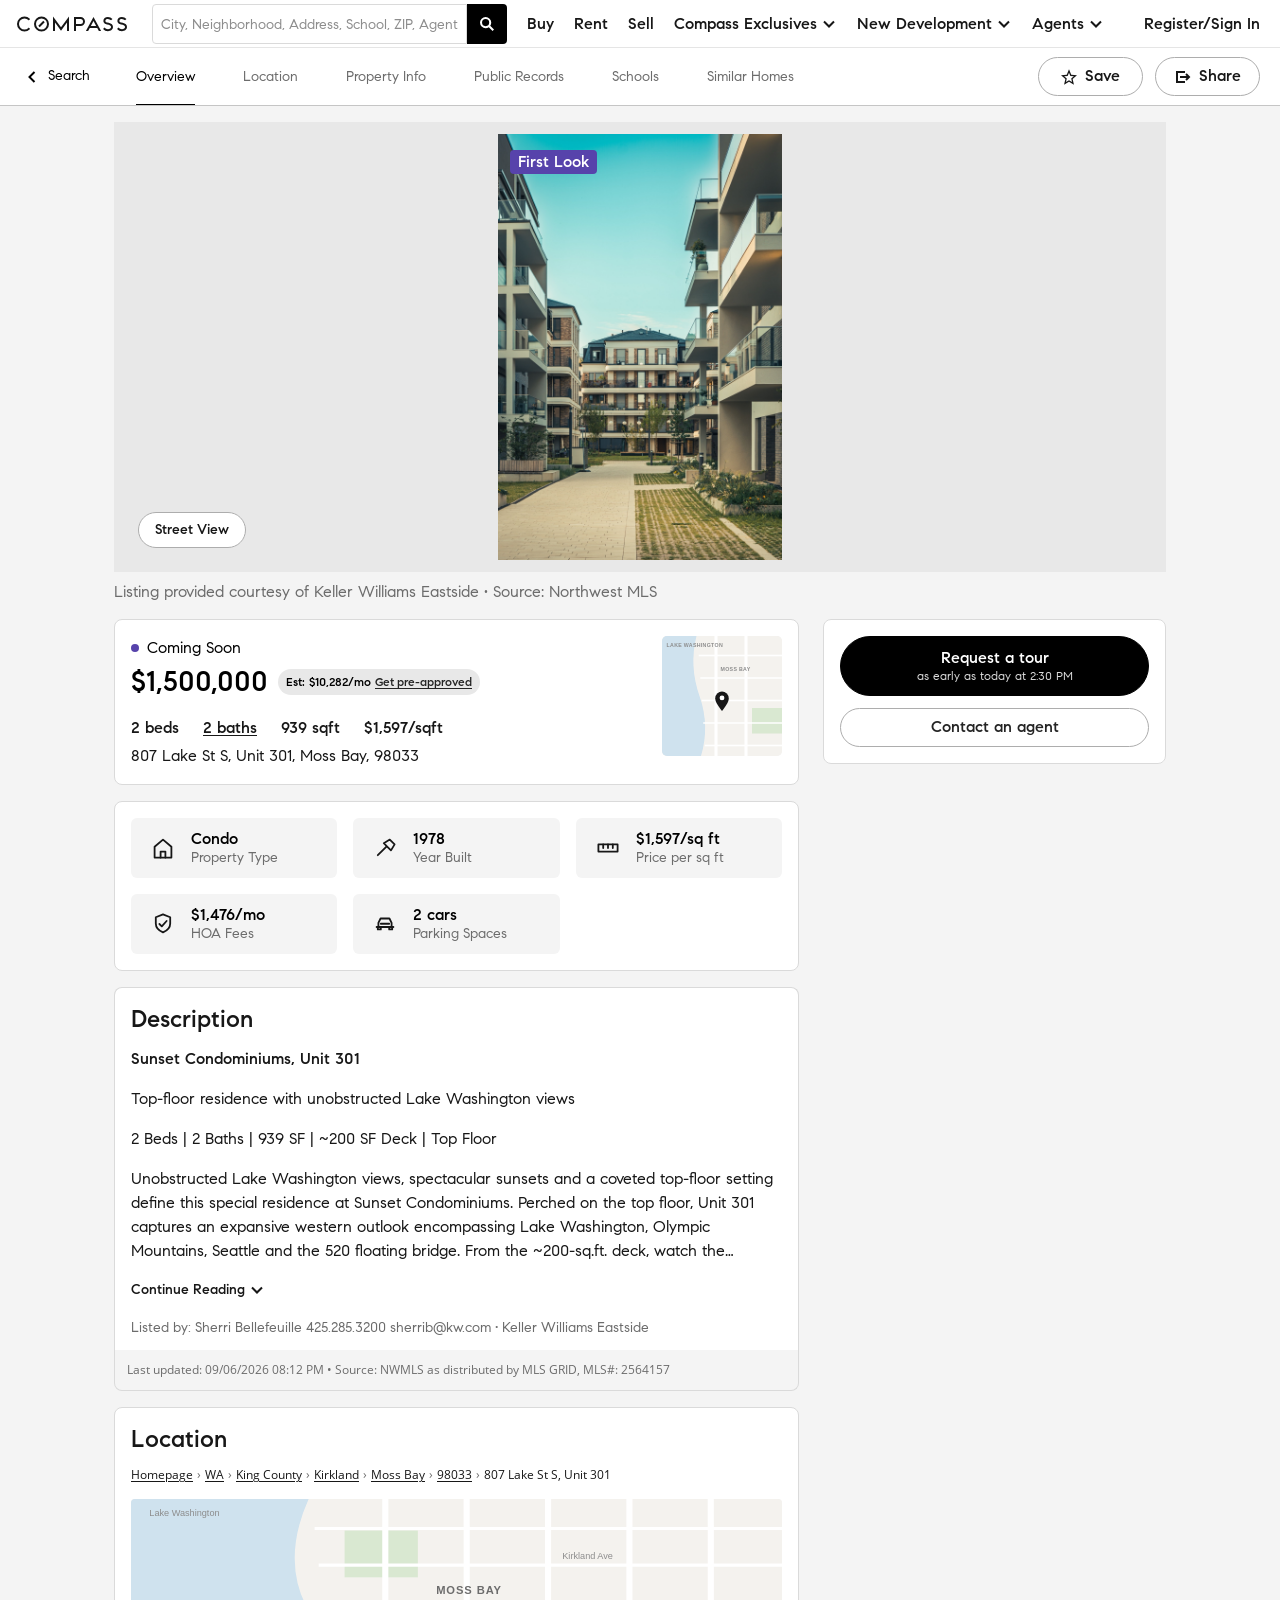
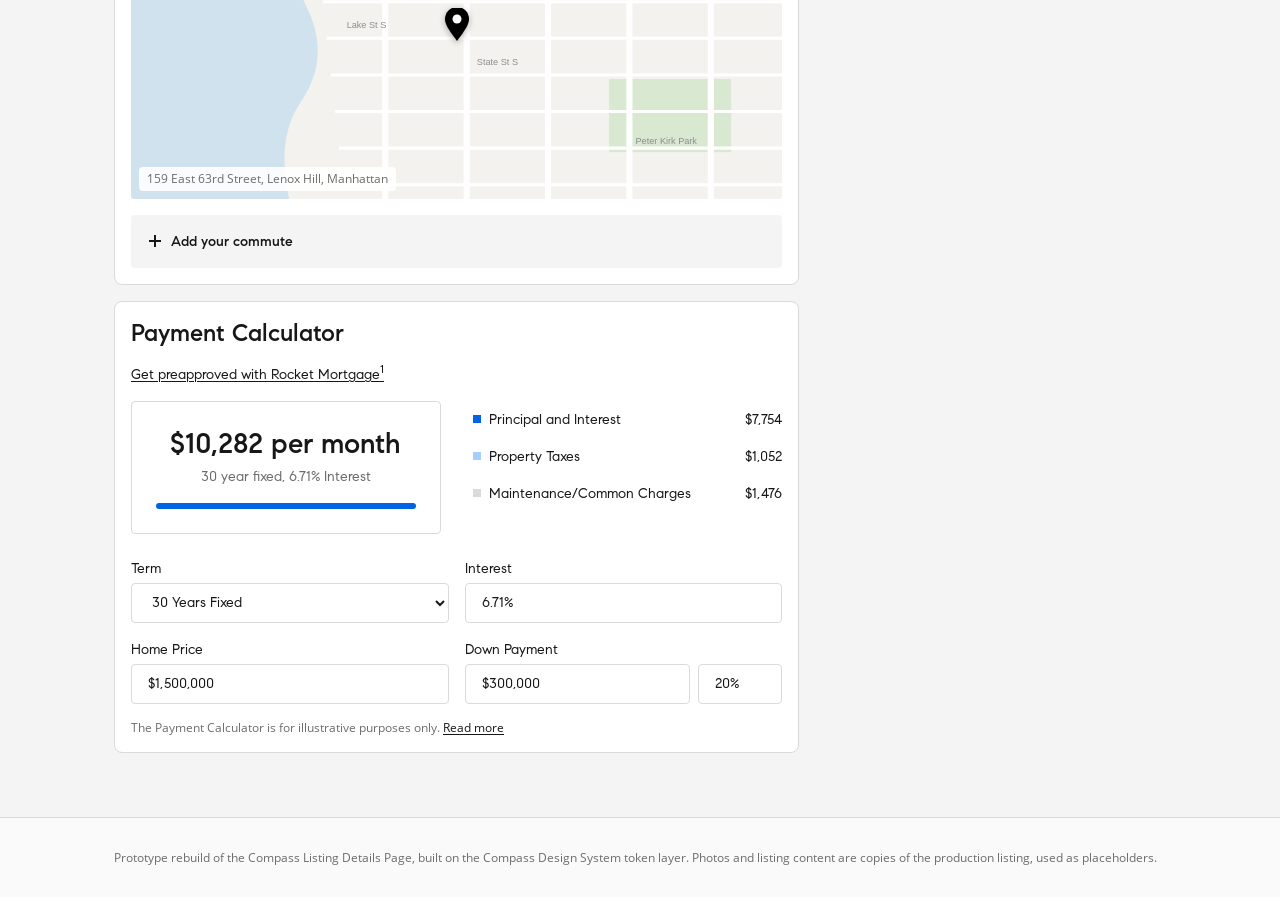
<file: portrait.html>
<!DOCTYPE html>
<html lang="en">
  <head>
    <meta charset="utf-8" />
    <meta name="viewport" content="width=device-width, initial-scale=1" />
    <title>807 Lake St S, Unit 301 — Compass LDP rebuild (portrait photo)</title>

    <link rel="stylesheet" href="css/tokens.css" />
    <link rel="stylesheet" href="css/base.css" />
    <link rel="stylesheet" href="css/hero-photo.css" />
    <link rel="stylesheet" href="css/page.css" />
  </head>

  <body>
    <!-- ==========================================================
         Icon sprite — the Compass logotype plus the subset of
         cx-icons (ucfe-assets/cx-icons/7/cx-icons.cdn.svg) this page
         uses. Inlined rather than referenced as an external file
         because Chrome does not resolve <use href="file.svg#id">.
         ========================================================== -->
    <svg class="cx-sprite" aria-hidden="true" focusable="false">
      <symbol id="cx-logo-compass" viewBox="0 0 112 16">
        <path
          d="M53,.457,45,11.314,37,.457V15h2V6.543l6,8.143,6-8.143V15h2ZM60,15H58V1h6.5a4.5,4.5,0,0,1,0,9H60Zm0-7h4.5a2.5,2.5,0,0,0,0-5H60Zm22.863,7h2.275L77.5.9,69.863,15h2.275l1.625-3h7.475Zm-8.018-5L77.5,5.1,80.155,10ZM97,11.085c0,2.371-2.175,4.16-5.06,4.16a6.494,6.494,0,0,1-4.878-2.355l1.41-1.375A4.494,4.494,0,0,0,91.94,13.29c1.8,0,3.06-.906,3.06-2.2,0-1.11-.756-1.856-2.31-2.283L91,8.42c-3.6-.884-3.6-3.043-3.6-3.753,0-2.232,1.8-3.732,4.485-3.732a6.1,6.1,0,0,1,4.581,2.05l-1.41,1.378a4.629,4.629,0,0,0-3.171-1.472c-1.579,0-2.485.647-2.485,1.777,0,.337.128,1.462,1.773,1.816l1.533.345C95.516,7.487,97,8.96,97,11.085Zm14,0c0,2.371-2.175,4.16-5.06,4.16a6.494,6.494,0,0,1-4.878-2.355l1.41-1.375a4.494,4.494,0,0,0,3.468,1.775c1.8,0,3.06-.906,3.06-2.2,0-1.11-.756-1.856-2.31-2.283L105,8.42c-3.6-.884-3.6-3.043-3.6-3.753,0-2.232,1.8-3.732,4.485-3.732a6.1,6.1,0,0,1,4.581,2.05l-1.41,1.378a4.629,4.629,0,0,0-3.171-1.472c-1.579,0-2.485.647-2.485,1.777,0,.337.128,1.462,1.773,1.816l1.533.345C109.516,7.487,111,8.96,111,11.085Zm-98.611.8h0a5.5,5.5,0,1,1,0-7.778h0l.354.354L14.157,3.05,13.8,2.7h0a7.5,7.5,0,1,0,0,10.607l0,0h0l.354-.353-1.414-1.415ZM25.5.5A7.5,7.5,0,1,0,33,8,7.5,7.5,0,0,0,25.5.5Zm0,13A5.5,5.5,0,1,1,31,8,5.5,5.5,0,0,1,25.5,13.5Zm3.207-7.293L27.293,4.793l-5,5,1.414,1.414Z"
        />
      </symbol>

      <symbol id="cx-icon-magnifyingGlass" viewBox="0 0 16 16">
        <path
          d="M6.618 1A5.624 5.624 0 0 0 1 6.618a5.624 5.624 0 0 0 5.618 5.617c1.18 0 2.275-.368 3.18-.993L13.556 15 15 13.556l-3.758-3.758c.625-.905.993-2 .993-3.18A5.624 5.624 0 0 0 6.618 1Zm0 2.043a3.579 3.579 0 0 1 3.574 3.575 3.579 3.579 0 0 1-3.574 3.574 3.579 3.579 0 0 1-3.575-3.574 3.579 3.579 0 0 1 3.575-3.575Z"
        />
      </symbol>
      <symbol id="cx-icon-chevronDown" viewBox="0 0 16 16">
        <path d="M8 11.914 2.293 6.207l1.414-1.414L8 9.086l4.293-4.293 1.414 1.414L8 11.914z" />
      </symbol>
      <symbol id="cx-icon-chevronLeft" viewBox="0 0 16 16">
        <path d="M9.793 13.707 4.086 8l5.707-5.707 1.414 1.414L6.914 8l4.293 4.293-1.414 1.414z" />
      </symbol>
      <symbol id="cx-icon-starOutlined" viewBox="0 0 16 16">
        <path
          d="m16 6.176-5.752-.5L8 .332l-2.248 5.35L0 6.177l4.368 3.817-1.312 5.673L8 12.656l4.944 3.01-1.304-5.673L16 6.176Zm-8 4.971-3.008 1.832.8-3.454L3.136 7.2l3.504-.307L8 3.642l1.368 3.26 3.504.307-2.656 2.324.8 3.454L8 11.147Z"
        />
      </symbol>
      <symbol id="cx-icon-arrowRightInRectangle" viewBox="0 0 16 16">
        <path
          d="M10 14H1V2h9v2H3v8h7Zm1.707-9.707-1.414 1.414L11.586 7H5v2h6.586l-1.293 1.293 1.414 1.414L15.414 8Z"
        />
      </symbol>
      <symbol id="cx-icon-squaresInThreeRows" viewBox="0 0 16 16">
        <path
          d="M10 9H7V6h3ZM5 6H2v3h3Zm0-5H2v3h3Zm5 0H7v3h3Zm5 0h-3v3h3Zm0 5h-3v3h3Zm-5 5H7v3h3Zm-5 0H2v3h3Zm10 0h-3v3h3Z"
        />
      </symbol>
      <symbol id="cx-icon-plus" viewBox="0 0 16 16">
        <path d="M14 7H9V2H7v5H2v2h5v5h2V9h5V7z" />
      </symbol>

      <!-- Flickity's own chevron, as used by the production gallery -->
      <symbol id="gallery-arrow" viewBox="0 0 100 100">
        <path d="M 19.14,50 L 69.14,100 L 80.86,88.25 L 42.72,50 L 80.86,11.75 L 69.14,0 Z" />
      </symbol>
    </svg>

    <!-- ================= Top bar (.uc-corpNav, 48px) ================= -->
    <nav class="ldp-topbar" aria-label="Compass">
      <div class="ldp-topbar__header">
        <a class="ldp-logo" href="#" aria-label="Compass">
          <svg class="ldp-logo__mark" width="112" height="16" role="img">
            <title>Compass</title>
            <use href="#cx-logo-compass"></use>
          </svg>
        </a>

        <form class="ldp-search" role="search" onsubmit="return false">
          <div class="ldp-search__field">
            <input
              class="ldp-search__input"
              type="text"
              placeholder="City, Neighborhood, Address, School, ZIP, Agent, ID"
              aria-label="Search listings"
            />
          </div>
          <button class="ldp-search__btn" type="submit" aria-label="Search">
            <svg class="cx-icon" width="16" height="16">
              <use href="#cx-icon-magnifyingGlass"></use>
            </svg>
          </button>
        </form>
      </div>

      <div class="ldp-topbar__menu">
        <a class="ldp-topbar__item" href="#">Buy</a>
        <a class="ldp-topbar__item" href="#">Rent</a>
        <a class="ldp-topbar__item" href="#">Sell</a>
        <button class="ldp-topbar__item" type="button">
          Compass Exclusives
          <svg class="cx-icon ldp-topbar__caret" width="16" height="16">
            <use href="#cx-icon-chevronDown"></use>
          </svg>
        </button>
        <button class="ldp-topbar__item" type="button">
          New Development
          <svg class="cx-icon ldp-topbar__caret" width="16" height="16">
            <use href="#cx-icon-chevronDown"></use>
          </svg>
        </button>
        <button class="ldp-topbar__item" type="button">
          Agents
          <svg class="cx-icon ldp-topbar__caret" width="16" height="16">
            <use href="#cx-icon-chevronDown"></use>
          </svg>
        </button>
      </div>

      <div class="ldp-topbar__user">
        <button class="ldp-topbar__item" type="button">Register/Sign In</button>
      </div>
    </nav>

    <!-- ================= Section nav (sticky, 58px) ================= -->
    <div class="ldp-subnav">
      <a class="ldp-subnav__back" href="#">
        <svg class="cx-icon" width="16" height="16">
          <use href="#cx-icon-chevronLeft"></use>
        </svg>
        Search
      </a>

      <div class="ldp-subnav__wrapper">
        <nav class="ldp-subnav__tabs" aria-label="Page sections">
          <a class="is-active" href="#overview">Overview</a>
          <a href="#location">Location</a>
          <a href="#property-info">Property Info</a>
          <a href="#public-records">Public Records</a>
          <a href="#schools">Schools</a>
          <a href="#similar-homes">Similar Homes</a>
        </nav>
      </div>

      <div class="ldp-subnav__actions">
        <button class="cx-btn cx-btn--enclosed cx-btn--pill" type="button">
          <svg class="cx-icon" width="16" height="16">
            <use href="#cx-icon-starOutlined"></use>
          </svg>
          Save
        </button>
        <button class="cx-btn cx-btn--enclosed cx-btn--pill" type="button">
          <svg class="cx-icon" width="16" height="16">
            <use href="#cx-icon-arrowRightInRectangle"></use>
          </svg>
          Share
        </button>
      </div>
    </div>

    <!-- ================= Hero photo (portrait) =================
         Same component as single-image.html; the photo is 2:3 instead of
         landscape, so it runs narrower inside the same full-width frame. -->
    <section class="ldp-hero-photo ldp-hero-photo--portrait" aria-label="Property photo">
      <figure class="ldp-hero-photo__frame">
        <div class="ldp-hero-photo__media">
          <img class="ldp-hero-photo__img" id="hero-photo" src="" alt="" />

          <!-- Badges ride with the photo -->
          <div
            class="ldp-hero-photo__badges"
            id="hero-badges"
            data-badge-class="ldp-hero-photo__badge"
          ></div>
        </div>

        <!-- …the button stays anchored to the frame's bottom-left -->
        <div class="ldp-hero-photo__actions">
          <button class="cx-btn cx-btn--enclosed cx-btn--md" type="button">
            Street View
          </button>
        </div>
      </figure>

      <p class="ldp-hero-photo__caption" id="hero-caption"></p>
    </section>

    <!-- ================= Body ================= -->
    <main class="ldp-container ldp-layout" id="overview">
      <!-- ---------- Left column ---------- -->
      <div class="ldp-main">
        <!-- Summary — content column plus the 120px map thumbnail that sits
             at its right edge (production puts the map here, not in the
             sidebar) -->
        <section class="ldp-summary ldp-card">
          <div class="ldp-summary__main">
            <p class="ldp-status">
              <span class="ldp-status__dot"></span>
              <span id="summary-status">Active</span>
            </p>

            <div class="ldp-price-row">
              <span class="ldp-price" id="summary-price">$8,250,000</span>
              <span class="ldp-price-est">
                Est: <span id="summary-est">$42,632/mo</span>
                <a class="cx-link" href="#">Get pre-approved</a>
              </span>
            </div>

            <p class="ldp-specs cx-body1-medium" id="summary-specs"></p>

            <p class="ldp-address cx-body1" id="summary-address"></p>

            <p class="ldp-building cx-body1" id="summary-building"></p>
          </div>

          <button class="ldp-summary__map" type="button" aria-label="View on map">
            <img id="map-thumb" src="assets/img/map-thumb.svg" alt="" />
          </button>
        </section>

        <!-- Key facts -->
        <section class="ldp-card">
          <ul class="ldp-facts" id="facts-grid"></ul>
        </section>

        <!-- Description -->
        <section class="ldp-section ldp-card">
          <h2 class="ldp-section__title cx-h4">Description</h2>
          <div class="ldp-description" id="description-body"></div>
          <button class="ldp-readmore cx-body2-medium" type="button">
            Continue Reading
            <svg class="cx-icon" width="16" height="16">
              <use href="#cx-icon-chevronDown"></use>
            </svg>
          </button>

          <!-- Attribution line, for listings that have no agent cards -->
          <p class="ldp-listed-by cx-body2" id="listed-by"></p>
        </section>

        <!-- Listing agents — removed by page.js when the fixture has none -->
        <section class="ldp-section ldp-card">
          <h2 class="ldp-section__title cx-h4">Listing Agents</h2>
          <ul class="ldp-agents" id="agents-list"></ul>
        </section>

        <div class="ldp-meta ldp-card__footer">
          <p class="cx-body2" id="meta-days-row">
            <strong id="meta-days">88 days</strong> on Market
          </p>
          <p class="cx-caption1 cx-text-subtle" id="meta-source"></p>
        </div>

        <!-- Location -->
        <section class="ldp-section ldp-card" id="location">
          <h2 class="ldp-section__title cx-h4">Location</h2>
          <nav class="ldp-breadcrumbs cx-caption1" id="breadcrumbs"></nav>

          <figure class="ldp-map">
            <img id="map-wide" src="assets/img/map-wide.svg" alt="Map of the listing" />
            <span class="ldp-map__marker" aria-hidden="true">
              <svg width="28" height="34" viewBox="0 0 28 34">
                <path
                  d="M14 33c9-12 12-17 12-22A12 12 0 1 0 2 11c0 5 3 10 12 22z"
                  fill="var(--cx-color-black)"
                />
                <circle cx="14" cy="11" r="4.5" fill="#fff" />
              </svg>
            </span>
            <figcaption class="ldp-map__caption cx-caption1">
              159 East 63rd Street, Lenox Hill, Manhattan
            </figcaption>
          </figure>

          <button class="ldp-commute cx-body2-medium" type="button">
            <svg class="cx-icon" width="16" height="16">
              <use href="#cx-icon-plus"></use>
            </svg>
            Add your commute
          </button>
        </section>

        <!-- Payment calculator -->
        <section class="ldp-section ldp-card">
          <h2 class="ldp-section__title cx-h4">Payment Calculator</h2>
          <a class="cx-link cx-body2 ldp-preapproved" href="#"
            >Get preapproved with Rocket Mortgage<sup>1</sup></a
          >

          <div class="ldp-calc">
            <div class="ldp-calc__summary">
              <p class="ldp-calc__amount cx-header3" id="calc-monthly"></p>
              <p class="cx-body2 cx-text-subtle" id="calc-terms"></p>
              <div class="ldp-calc__bar"><span></span></div>
            </div>
            <ul class="ldp-calc__breakdown" id="calc-breakdown"></ul>
          </div>

          <div class="ldp-calc__fields">
            <label class="ldp-field">
              <span class="ldp-field__label cx-body2">Term</span>
              <select class="ldp-field__control">
                <option>30 Years Fixed</option>
                <option>20 Years Fixed</option>
                <option>15 Years Fixed</option>
                <option>10 Years Fixed</option>
              </select>
            </label>
            <label class="ldp-field">
              <span class="ldp-field__label cx-body2">Interest</span>
              <input class="ldp-field__control" value="6.71%" />
            </label>
            <label class="ldp-field">
              <span class="ldp-field__label cx-body2">Home Price</span>
              <input class="ldp-field__control" id="calc-price" />
            </label>
            <label class="ldp-field">
              <span class="ldp-field__label cx-body2">Down Payment</span>
              <span class="ldp-field__pair">
                <input class="ldp-field__control" id="calc-down" />
                <input class="ldp-field__control ldp-field__control--pct" id="calc-down-pct" />
              </span>
            </label>
          </div>

          <p class="cx-caption1 cx-text-subtle ldp-disclaimer">
            The Payment Calculator is for illustrative purposes only.
            <a class="cx-link" href="#">Read more</a>
          </p>
        </section>
      </div>

      <!-- ---------- Right column ---------- -->
      <aside class="ldp-sidebar">
        <div class="ldp-sidebar__sticky ldp-card">
          <div class="ldp-contact" id="sidebar-agent"></div>

          <div class="ldp-sidebar__ctas">
            <button class="cx-btn cx-btn--solid ldp-cta" type="button">
              <span class="ldp-cta__stack">
                <span class="ldp-cta__label" id="tour-label">Request a tour</span>
                <span class="ldp-cta__sub" id="tour-sub">as early as today at 3:30 PM</span>
              </span>
            </button>

            <button
              class="cx-btn cx-btn--enclosed ldp-cta ldp-cta--secondary"
              type="button"
            >
              Contact an agent
            </button>
          </div>
        </div>
      </aside>
    </main>

    <footer class="ldp-footer">
      <div class="ldp-container">
        <p class="cx-caption1 cx-text-subtle">
          Prototype rebuild of the Compass Listing Details Page, built on the
          Compass Design System token layer. Photos and listing content are
          copies of the production listing, used as placeholders.
        </p>
      </div>
    </footer>

    <script src="data/listing-single.js"></script>
    <script src="data/listing-portrait.js"></script>
    <script src="js/page.js"></script>
  </body>
</html>
</file>
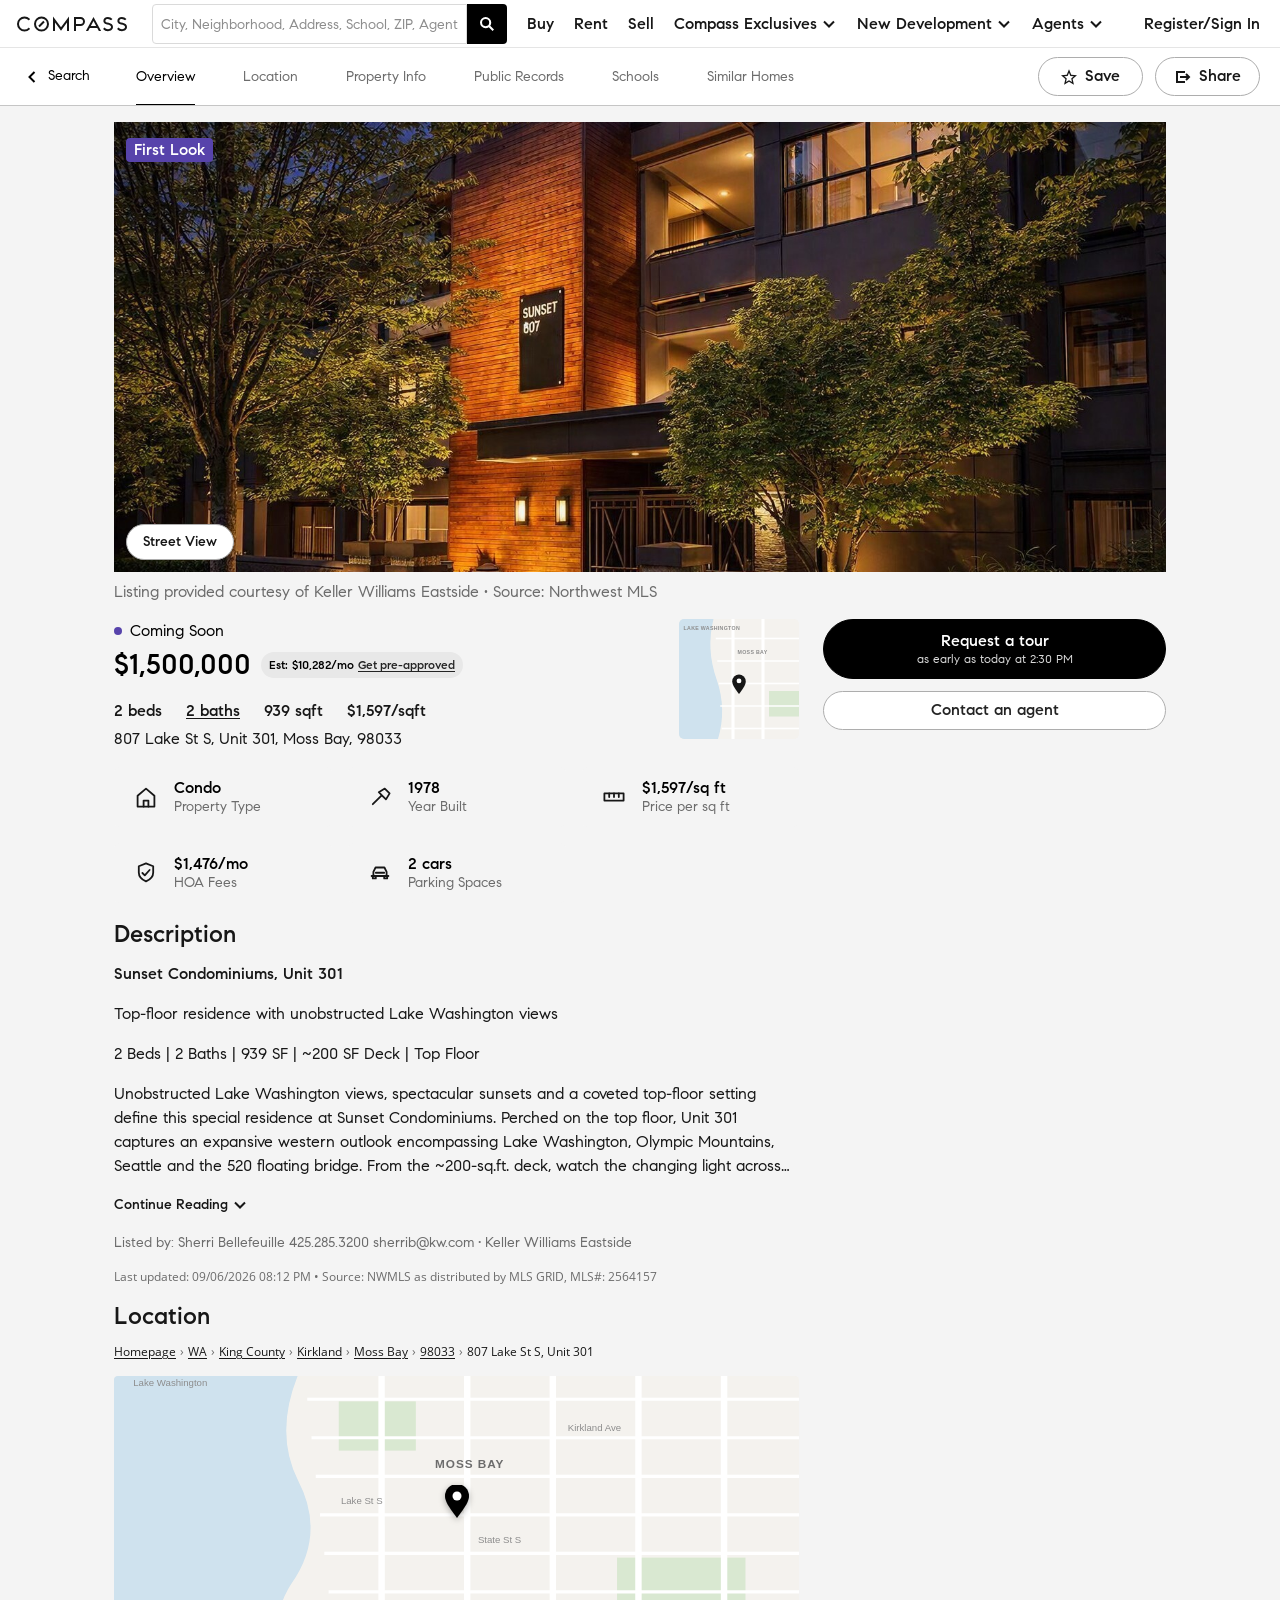
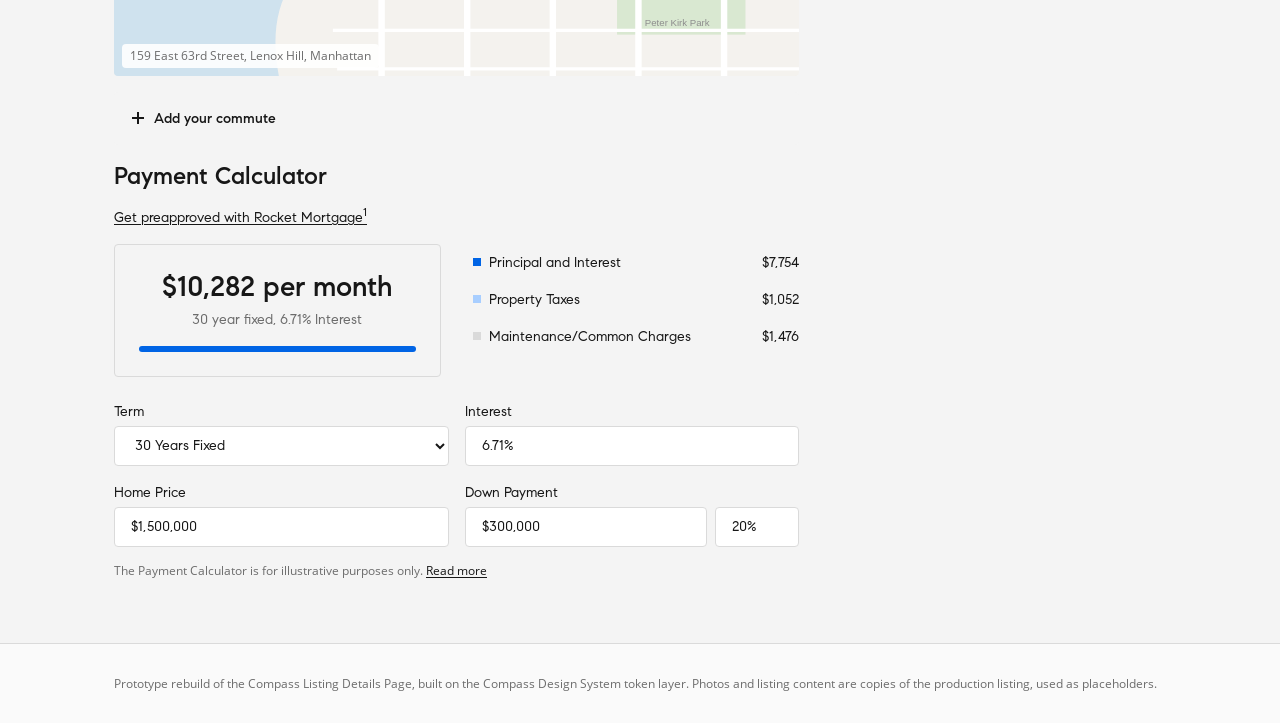
<file: single-image.html>
<!DOCTYPE html>
<html lang="en">
  <head>
    <meta charset="utf-8" />
    <meta name="viewport" content="width=device-width, initial-scale=1" />
    <title>807 Lake St S, Unit 301 — Compass LDP rebuild (single image)</title>

    <link rel="stylesheet" href="css/tokens.css" />
    <link rel="stylesheet" href="css/base.css" />
    <link rel="stylesheet" href="css/hero-photo.css" />
    <link rel="stylesheet" href="css/page.css" />
  </head>

  <body>
    <!-- ==========================================================
         Icon sprite — the Compass logotype plus the subset of
         cx-icons (ucfe-assets/cx-icons/7/cx-icons.cdn.svg) this page
         uses. Inlined rather than referenced as an external file
         because Chrome does not resolve <use href="file.svg#id">.
         ========================================================== -->
    <svg class="cx-sprite" aria-hidden="true" focusable="false">
      <symbol id="cx-logo-compass" viewBox="0 0 112 16">
        <path
          d="M53,.457,45,11.314,37,.457V15h2V6.543l6,8.143,6-8.143V15h2ZM60,15H58V1h6.5a4.5,4.5,0,0,1,0,9H60Zm0-7h4.5a2.5,2.5,0,0,0,0-5H60Zm22.863,7h2.275L77.5.9,69.863,15h2.275l1.625-3h7.475Zm-8.018-5L77.5,5.1,80.155,10ZM97,11.085c0,2.371-2.175,4.16-5.06,4.16a6.494,6.494,0,0,1-4.878-2.355l1.41-1.375A4.494,4.494,0,0,0,91.94,13.29c1.8,0,3.06-.906,3.06-2.2,0-1.11-.756-1.856-2.31-2.283L91,8.42c-3.6-.884-3.6-3.043-3.6-3.753,0-2.232,1.8-3.732,4.485-3.732a6.1,6.1,0,0,1,4.581,2.05l-1.41,1.378a4.629,4.629,0,0,0-3.171-1.472c-1.579,0-2.485.647-2.485,1.777,0,.337.128,1.462,1.773,1.816l1.533.345C95.516,7.487,97,8.96,97,11.085Zm14,0c0,2.371-2.175,4.16-5.06,4.16a6.494,6.494,0,0,1-4.878-2.355l1.41-1.375a4.494,4.494,0,0,0,3.468,1.775c1.8,0,3.06-.906,3.06-2.2,0-1.11-.756-1.856-2.31-2.283L105,8.42c-3.6-.884-3.6-3.043-3.6-3.753,0-2.232,1.8-3.732,4.485-3.732a6.1,6.1,0,0,1,4.581,2.05l-1.41,1.378a4.629,4.629,0,0,0-3.171-1.472c-1.579,0-2.485.647-2.485,1.777,0,.337.128,1.462,1.773,1.816l1.533.345C109.516,7.487,111,8.96,111,11.085Zm-98.611.8h0a5.5,5.5,0,1,1,0-7.778h0l.354.354L14.157,3.05,13.8,2.7h0a7.5,7.5,0,1,0,0,10.607l0,0h0l.354-.353-1.414-1.415ZM25.5.5A7.5,7.5,0,1,0,33,8,7.5,7.5,0,0,0,25.5.5Zm0,13A5.5,5.5,0,1,1,31,8,5.5,5.5,0,0,1,25.5,13.5Zm3.207-7.293L27.293,4.793l-5,5,1.414,1.414Z"
        />
      </symbol>

      <symbol id="cx-icon-magnifyingGlass" viewBox="0 0 16 16">
        <path
          d="M6.618 1A5.624 5.624 0 0 0 1 6.618a5.624 5.624 0 0 0 5.618 5.617c1.18 0 2.275-.368 3.18-.993L13.556 15 15 13.556l-3.758-3.758c.625-.905.993-2 .993-3.18A5.624 5.624 0 0 0 6.618 1Zm0 2.043a3.579 3.579 0 0 1 3.574 3.575 3.579 3.579 0 0 1-3.574 3.574 3.579 3.579 0 0 1-3.575-3.574 3.579 3.579 0 0 1 3.575-3.575Z"
        />
      </symbol>
      <symbol id="cx-icon-chevronDown" viewBox="0 0 16 16">
        <path d="M8 11.914 2.293 6.207l1.414-1.414L8 9.086l4.293-4.293 1.414 1.414L8 11.914z" />
      </symbol>
      <symbol id="cx-icon-chevronLeft" viewBox="0 0 16 16">
        <path d="M9.793 13.707 4.086 8l5.707-5.707 1.414 1.414L6.914 8l4.293 4.293-1.414 1.414z" />
      </symbol>
      <symbol id="cx-icon-starOutlined" viewBox="0 0 16 16">
        <path
          d="m16 6.176-5.752-.5L8 .332l-2.248 5.35L0 6.177l4.368 3.817-1.312 5.673L8 12.656l4.944 3.01-1.304-5.673L16 6.176Zm-8 4.971-3.008 1.832.8-3.454L3.136 7.2l3.504-.307L8 3.642l1.368 3.26 3.504.307-2.656 2.324.8 3.454L8 11.147Z"
        />
      </symbol>
      <symbol id="cx-icon-arrowRightInRectangle" viewBox="0 0 16 16">
        <path
          d="M10 14H1V2h9v2H3v8h7Zm1.707-9.707-1.414 1.414L11.586 7H5v2h6.586l-1.293 1.293 1.414 1.414L15.414 8Z"
        />
      </symbol>
      <symbol id="cx-icon-squaresInThreeRows" viewBox="0 0 16 16">
        <path
          d="M10 9H7V6h3ZM5 6H2v3h3Zm0-5H2v3h3Zm5 0H7v3h3Zm5 0h-3v3h3Zm0 5h-3v3h3Zm-5 5H7v3h3Zm-5 0H2v3h3Zm10 0h-3v3h3Z"
        />
      </symbol>
      <symbol id="cx-icon-plus" viewBox="0 0 16 16">
        <path d="M14 7H9V2H7v5H2v2h5v5h2V9h5V7z" />
      </symbol>

      <!-- Flickity's own chevron, as used by the production gallery -->
      <symbol id="gallery-arrow" viewBox="0 0 100 100">
        <path d="M 19.14,50 L 69.14,100 L 80.86,88.25 L 42.72,50 L 80.86,11.75 L 69.14,0 Z" />
      </symbol>
    </svg>

    <!-- ================= Top bar (.uc-corpNav, 48px) ================= -->
    <nav class="ldp-topbar" aria-label="Compass">
      <div class="ldp-topbar__header">
        <a class="ldp-logo" href="#" aria-label="Compass">
          <svg class="ldp-logo__mark" width="112" height="16" role="img">
            <title>Compass</title>
            <use href="#cx-logo-compass"></use>
          </svg>
        </a>

        <form class="ldp-search" role="search" onsubmit="return false">
          <div class="ldp-search__field">
            <input
              class="ldp-search__input"
              type="text"
              placeholder="City, Neighborhood, Address, School, ZIP, Agent, ID"
              aria-label="Search listings"
            />
          </div>
          <button class="ldp-search__btn" type="submit" aria-label="Search">
            <svg class="cx-icon" width="16" height="16">
              <use href="#cx-icon-magnifyingGlass"></use>
            </svg>
          </button>
        </form>
      </div>

      <div class="ldp-topbar__menu">
        <a class="ldp-topbar__item" href="#">Buy</a>
        <a class="ldp-topbar__item" href="#">Rent</a>
        <a class="ldp-topbar__item" href="#">Sell</a>
        <button class="ldp-topbar__item" type="button">
          Compass Exclusives
          <svg class="cx-icon ldp-topbar__caret" width="16" height="16">
            <use href="#cx-icon-chevronDown"></use>
          </svg>
        </button>
        <button class="ldp-topbar__item" type="button">
          New Development
          <svg class="cx-icon ldp-topbar__caret" width="16" height="16">
            <use href="#cx-icon-chevronDown"></use>
          </svg>
        </button>
        <button class="ldp-topbar__item" type="button">
          Agents
          <svg class="cx-icon ldp-topbar__caret" width="16" height="16">
            <use href="#cx-icon-chevronDown"></use>
          </svg>
        </button>
      </div>

      <div class="ldp-topbar__user">
        <button class="ldp-topbar__item" type="button">Register/Sign In</button>
      </div>
    </nav>

    <!-- ================= Section nav (sticky, 58px) ================= -->
    <div class="ldp-subnav">
      <a class="ldp-subnav__back" href="#">
        <svg class="cx-icon" width="16" height="16">
          <use href="#cx-icon-chevronLeft"></use>
        </svg>
        Search
      </a>

      <div class="ldp-subnav__wrapper">
        <nav class="ldp-subnav__tabs" aria-label="Page sections">
          <a class="is-active" href="#overview">Overview</a>
          <a href="#location">Location</a>
          <a href="#property-info">Property Info</a>
          <a href="#public-records">Public Records</a>
          <a href="#schools">Schools</a>
          <a href="#similar-homes">Similar Homes</a>
        </nav>
      </div>

      <div class="ldp-subnav__actions">
        <button class="cx-btn cx-btn--enclosed cx-btn--pill" type="button">
          <svg class="cx-icon" width="16" height="16">
            <use href="#cx-icon-starOutlined"></use>
          </svg>
          Save
        </button>
        <button class="cx-btn cx-btn--enclosed cx-btn--pill" type="button">
          <svg class="cx-icon" width="16" height="16">
            <use href="#cx-icon-arrowRightInRectangle"></use>
          </svg>
          Share
        </button>
      </div>
    </div>

    <!-- ================= Hero photo =================
         A one-photo listing is a plain image, not a carousel — its own
         component, with no slider machinery behind it. -->
    <section class="ldp-hero-photo" aria-label="Property photo">
      <figure class="ldp-hero-photo__frame">
        <div class="ldp-hero-photo__media">
          <img class="ldp-hero-photo__img" id="hero-photo" src="" alt="" />

          <!-- Badges ride with the photo -->
          <div
            class="ldp-hero-photo__badges"
            id="hero-badges"
            data-badge-class="ldp-hero-photo__badge"
          ></div>
        </div>

        <!-- …the button stays anchored to the frame's bottom-left -->
        <div class="ldp-hero-photo__actions">
          <button class="cx-btn cx-btn--enclosed cx-btn--md" type="button">
            Street View
          </button>
        </div>
      </figure>

      <p class="ldp-hero-photo__caption" id="hero-caption"></p>
    </section>

    <!-- ================= Body ================= -->
    <main class="ldp-container ldp-layout" id="overview">
      <!-- ---------- Left column ---------- -->
      <div class="ldp-main">
        <!-- Summary — content column plus the 120px map thumbnail that sits
             at its right edge (production puts the map here, not in the
             sidebar) -->
        <section class="ldp-summary">
          <div class="ldp-summary__main">
            <p class="ldp-status">
              <span class="ldp-status__dot"></span>
              <span id="summary-status">Active</span>
            </p>

            <div class="ldp-price-row">
              <span class="ldp-price" id="summary-price">$8,250,000</span>
              <span class="ldp-price-est">
                Est: <span id="summary-est">$42,632/mo</span>
                <a class="cx-link" href="#">Get pre-approved</a>
              </span>
            </div>

            <p class="ldp-specs cx-body1-medium" id="summary-specs"></p>

            <p class="ldp-address cx-body1" id="summary-address"></p>

            <p class="ldp-building cx-body1" id="summary-building"></p>
          </div>

          <button class="ldp-summary__map" type="button" aria-label="View on map">
            <img id="map-thumb" src="assets/img/map-thumb.svg" alt="" />
          </button>
        </section>

        <!-- Key facts -->
        <ul class="ldp-facts" id="facts-grid"></ul>

        <!-- Description -->
        <section class="ldp-section">
          <h2 class="ldp-section__title cx-h4">Description</h2>
          <div class="ldp-description" id="description-body"></div>
          <button class="ldp-readmore cx-body2-medium" type="button">
            Continue Reading
            <svg class="cx-icon" width="16" height="16">
              <use href="#cx-icon-chevronDown"></use>
            </svg>
          </button>

          <!-- Attribution line, for listings that have no agent cards -->
          <p class="ldp-listed-by cx-body2" id="listed-by"></p>
        </section>

        <!-- Listing agents — removed by page.js when the fixture has none -->
        <section class="ldp-section">
          <h2 class="ldp-section__title cx-h4">Listing Agents</h2>
          <ul class="ldp-agents" id="agents-list"></ul>
        </section>

        <div class="ldp-meta">
          <p class="cx-body2" id="meta-days-row">
            <strong id="meta-days">88 days</strong> on Market
          </p>
          <p class="cx-caption1 cx-text-subtle" id="meta-source"></p>
        </div>

        <!-- Location -->
        <section class="ldp-section" id="location">
          <h2 class="ldp-section__title cx-h4">Location</h2>
          <nav class="ldp-breadcrumbs cx-caption1" id="breadcrumbs"></nav>

          <figure class="ldp-map">
            <img id="map-wide" src="assets/img/map-wide.svg" alt="Map of the listing" />
            <span class="ldp-map__marker" aria-hidden="true">
              <svg width="28" height="34" viewBox="0 0 28 34">
                <path
                  d="M14 33c9-12 12-17 12-22A12 12 0 1 0 2 11c0 5 3 10 12 22z"
                  fill="var(--cx-color-black)"
                />
                <circle cx="14" cy="11" r="4.5" fill="#fff" />
              </svg>
            </span>
            <figcaption class="ldp-map__caption cx-caption1">
              159 East 63rd Street, Lenox Hill, Manhattan
            </figcaption>
          </figure>

          <button class="ldp-commute cx-body2-medium" type="button">
            <svg class="cx-icon" width="16" height="16">
              <use href="#cx-icon-plus"></use>
            </svg>
            Add your commute
          </button>
        </section>

        <!-- Payment calculator -->
        <section class="ldp-section">
          <h2 class="ldp-section__title cx-h4">Payment Calculator</h2>
          <a class="cx-link cx-body2 ldp-preapproved" href="#"
            >Get preapproved with Rocket Mortgage<sup>1</sup></a
          >

          <div class="ldp-calc">
            <div class="ldp-calc__summary">
              <p class="ldp-calc__amount cx-header3" id="calc-monthly"></p>
              <p class="cx-body2 cx-text-subtle" id="calc-terms"></p>
              <div class="ldp-calc__bar"><span></span></div>
            </div>
            <ul class="ldp-calc__breakdown" id="calc-breakdown"></ul>
          </div>

          <div class="ldp-calc__fields">
            <label class="ldp-field">
              <span class="ldp-field__label cx-body2">Term</span>
              <select class="ldp-field__control">
                <option>30 Years Fixed</option>
                <option>20 Years Fixed</option>
                <option>15 Years Fixed</option>
                <option>10 Years Fixed</option>
              </select>
            </label>
            <label class="ldp-field">
              <span class="ldp-field__label cx-body2">Interest</span>
              <input class="ldp-field__control" value="6.71%" />
            </label>
            <label class="ldp-field">
              <span class="ldp-field__label cx-body2">Home Price</span>
              <input class="ldp-field__control" id="calc-price" />
            </label>
            <label class="ldp-field">
              <span class="ldp-field__label cx-body2">Down Payment</span>
              <span class="ldp-field__pair">
                <input class="ldp-field__control" id="calc-down" />
                <input class="ldp-field__control ldp-field__control--pct" id="calc-down-pct" />
              </span>
            </label>
          </div>

          <p class="cx-caption1 cx-text-subtle ldp-disclaimer">
            The Payment Calculator is for illustrative purposes only.
            <a class="cx-link" href="#">Read more</a>
          </p>
        </section>
      </div>

      <!-- ---------- Right column ---------- -->
      <aside class="ldp-sidebar">
        <div class="ldp-sidebar__sticky">
          <div class="ldp-contact" id="sidebar-agent"></div>

          <div class="ldp-sidebar__ctas">
            <button class="cx-btn cx-btn--solid ldp-cta" type="button">
              <span class="ldp-cta__stack">
                <span class="ldp-cta__label" id="tour-label">Request a tour</span>
                <span class="ldp-cta__sub" id="tour-sub">as early as today at 3:30 PM</span>
              </span>
            </button>

            <button
              class="cx-btn cx-btn--enclosed ldp-cta ldp-cta--secondary"
              type="button"
            >
              Contact an agent
            </button>
          </div>
        </div>
      </aside>
    </main>

    <footer class="ldp-footer">
      <div class="ldp-container">
        <p class="cx-caption1 cx-text-subtle">
          Prototype rebuild of the Compass Listing Details Page, built on the
          Compass Design System token layer. Photos and listing content are
          copies of the production listing, used as placeholders.
        </p>
      </div>
    </footer>

    <script src="data/listing-single.js"></script>
    <script src="js/page.js"></script>
  </body>
</html>
</file>
<file: css/tokens.css>
/* ==========================================================================
   Compass Design System — token layer
   --------------------------------------------------------------------------
   Mirrors @uc/cx-design-tokens (the `--cx-*` custom properties shipped via
   https://www.compass.com/ucfe-assets/cx/4/cx.min.css) so this prototype runs
   offline with the real values.

   Sources:
     • compass-ds-extraction.md      → Section 1 (code tokens, Storybook + cx-design-tokens)
     • compass-ds-figma-extraction.md → Sections 1–2 (Figma primitives + semantic tokens)

   Layering, same as the DS itself:
     1. Primitives  — raw ramp values (--cx-color-grey40)
     2. Semantics   — role-based aliases (--cx-color-border)
     3. Typography  — the Figma `Typographic Tokens` scale, desktop + mobile modes
   ========================================================================== */

:root {
  /* ---------------------------------------------------------------------
     1. PRIMITIVES — Full color palette
     --------------------------------------------------------------------- */

  /* Neutrals */
  --cx-color-white: #ffffff;
  --cx-color-grey10: #fafafa;
  --cx-color-grey20: #f4f4f4;
  --cx-color-grey30: #e8e8e8;
  --cx-color-grey40: #dadada;
  --cx-color-grey50: #c9c9c9;
  --cx-color-grey60: #adadad;
  --cx-color-grey70: #8d8d8d;
  --cx-color-grey80: #6c6c6c;
  --cx-color-grey90: #4e4e4e;
  --cx-color-grey100: #333333;
  --cx-color-grey110: #242424;
  --cx-color-grey120: #171717;
  --cx-color-black: #000000;

  /* Primary (Blue) */
  --cx-color-blue10: #fafcff;
  --cx-color-blue20: #f0f6ff;
  --cx-color-blue30: #e5f1ff;
  --cx-color-blue40: #d1e5ff;
  --cx-color-blue50: #a8ceff;
  --cx-color-blue60: #70aeff;
  --cx-color-blue70: #2986ff;
  --cx-color-blue80: #0064e5;
  --cx-color-blue90: #0049a8;
  --cx-color-blue100: #003375;
  --cx-color-blue110: #00214c;
  --cx-color-blue120: #001838;

  /* Functional — Red */
  --cx-color-red20: #faeff0;
  --cx-color-red30: #f8e3e4;
  --cx-color-red40: #f2cccf;
  --cx-color-red50: #e7a2a8;
  --cx-color-red60: #d96d76;
  --cx-color-red70: #c72f2f;
  --cx-color-red80: #ae0917;
  --cx-color-red90: #800707;
  --cx-color-red100: #590505;

  /* Functional — Yellow */
  --cx-color-yellow20: #fffdf8;
  --cx-color-yellow30: #fffaed;
  --cx-color-yellow40: #fff7df;
  --cx-color-yellow50: #ffefc0;
  --cx-color-yellow60: #ffe493;
  --cx-color-yellow70: #facf4e;
  --cx-color-yellow80: #ffbf00;
  --cx-color-yellow90: #c29100;
  --cx-color-yellow100: #8f6b00;

  /* Functional — Green */
  --cx-color-green30: #ecf9f2;
  --cx-color-green40: #ddf3e7;
  --cx-color-green50: #bee9d2;
  --cx-color-green60: #94dbb5;
  --cx-color-green70: #5eca90;
  --cx-color-green80: #3aac6f;
  --cx-color-green90: #2a7e51;
  --cx-color-green100: #1e5839;

  /* Functional — Orange */
  --cx-color-orange20: #fef9f6;
  --cx-color-orange30: #fdf1e7;
  --cx-color-orange40: #fbe6d6;
  --cx-color-orange50: #f7cfb0;
  --cx-color-orange60: #f2b07d;
  --cx-color-orange70: #ed883b;
  --cx-color-orange80: #d16614;
  --cx-color-orange90: #9a4b0f;
  --cx-color-orange100: #6b340a;

  /* Functional — Purple */
  --cx-color-purple30: #e9e6f5;
  --cx-color-purple40: #dbd5f0;
  --cx-color-purple50: #bbb1e0;
  --cx-color-purple60: #9688ce;
  --cx-color-purple70: #5743ab;
  --cx-color-purple80: #402a96;
  --cx-color-purple90: #2f206b;
  --cx-color-purple100: #180c4a;

  /* Functional — Teal */
  --cx-color-teal30: #ddf7f9;
  --cx-color-teal40: #c5f4f7;
  --cx-color-teal50: #aaeff3;
  --cx-color-teal60: #7ce2e9;
  --cx-color-teal70: #3fd4de;
  --cx-color-teal80: #18bec9;
  --cx-color-teal90: #14a4ad;
  --cx-color-teal100: #037a82;

  /* Functional — Violet */
  --cx-color-violet30: #f2cffc;
  --cx-color-violet40: #e8b6f7;
  --cx-color-violet50: #d591e8;
  --cx-color-violet60: #c666e1;
  --cx-color-violet70: #b243d0;
  --cx-color-violet80: #a120c5;
  --cx-color-violet90: #7d199a;
  --cx-color-violet100: #64057f;

  /* ---------------------------------------------------------------------
     2. SEMANTIC COLORS
     --------------------------------------------------------------------- */

  /* Text */
  --cx-color-text: #171717;
  --cx-color-textSubtle: #6c6c6c;
  --cx-color-textDisabled: #8d8d8d;
  --cx-color-selectedText: #171717;

  /* Links */
  --cx-color-link: #0064e5;
  --cx-color-linkHover: #0064e5;
  --cx-color-linkActive: #0064e5;
  --cx-color-linkDisabled: #70aeff;
  --cx-color-secondaryLink: #171717;
  --cx-color-secondaryLinkHover: #4e4e4e;
  --cx-color-secondaryLinkActive: #4e4e4e;
  --cx-color-secondaryLinkDisabled: #adadad;
  --cx-color-tertiaryLink: #6c6c6c;
  --cx-color-tertiaryLinkHover: #4e4e4e;
  --cx-color-tertiaryLinkActive: #4e4e4e;

  /* Interactive */
  --cx-color-interactive: #0064e5;
  --cx-color-interactiveHover: #0049a8;
  --cx-color-interactiveActive: #003375;
  --cx-color-interactiveDisabled: #dadada;
  --cx-color-interactiveFocused: #0064e5;
  --cx-color-tertiaryInteractive: #ffffff;
  --cx-color-secondaryInteractiveHover: #f4f4f4;
  --cx-color-secondaryInteractiveActive: #dadada;

  /* Selection */
  --cx-color-selectable: #f4f4f4;
  --cx-color-selectableHover: #dadada;
  --cx-color-selectableActive: #c9c9c9;
  --cx-color-selectableDisabled: #fafafa;
  --cx-color-selectedBackground: #f0f6ff;
  --cx-color-selectedBackgroundHover: #d1e5ff;
  --cx-color-selectedBackgroundActive: #a8ceff;

  /* Surfaces */
  --cx-color-background: #ffffff;
  --cx-color-backgroundAccent: #f4f4f4;
  --cx-color-backgroundDark: #000000;

  /* Borders */
  --cx-color-border: #dadada;
  --cx-color-borderDisabled: #e8e8e8;
  --cx-color-borderInteractive: #dadada;
  --cx-color-borderActive: #dadada;
  --cx-color-borderFocused: #2986ff;

  /* Shadows / scrims */
  --cx-color-dropShadow: rgba(0, 0, 0, 0.1);
  --cx-color-innerShadow: rgba(0, 0, 0, 0.2);
  --cx-color-lightBackdrop: rgba(255, 255, 255, 0.75);
  --cx-color-darkBackdrop: rgba(0, 0, 0, 0.25);

  /* Status */
  --cx-color-critical: #ae0917;
  --cx-color-criticalHover: #800707;
  --cx-color-criticalActive: #590505;
  --cx-color-criticalDisabled: #f2cccf;
  --cx-color-faintCritical: #f8e3e4;
  --cx-color-highlight: #ffbf00;
  --cx-color-faintHighlight: #fff7df;
  --cx-color-success: #3aac6f;
  --cx-color-successBackground: #5eca90;
  --cx-color-faintSuccess: #ddf3e7;

  /* Listing status */
  --cx-color-listingActive: #2a7e51;
  --cx-color-listingComingSoon: #5743ab;
  --cx-color-listingExclusive: #171717;
  --cx-color-listingOffMarket: #6c6c6c;
  --cx-color-listingOffMarketFaint: #adadad;
  --cx-color-listingOffMarketSecondary: #dadada;
  --cx-color-listingOpenHouse: #0049a8;
  --cx-color-listingPending: #d16614;
  --cx-color-listingPriceChange: #ffefc0;
  --cx-color-listingSold: #c72f2f;
  --cx-color-listingSoldFaint: #f2cccf;
  --cx-color-listingVirtualTour: #7ce2e9;

  /* On-dark */
  --cx-color-onDarkText: #ffffff;
  --cx-color-onDarkTextSubtle: #c9c9c9;
  --cx-color-onDarkTextDisabled: #adadad;

  /* ---------------------------------------------------------------------
     3. TYPOGRAPHY
     --------------------------------------------------------------------- */

  --cx-font-familySans: "Compass Sans", Helvetica, Arial, sans-serif;
  --cx-font-familySerif: "Compass Serif", Times, "Times New Roman", serif;
  --cx-font-familyLegible: "Open Sans", Helvetica, Arial, sans-serif;
  --cx-font-familyMono: Consolas, "Fira Code", Menlo, monospace;

  --cx-font-weightRegular: 400;
  --cx-font-weightMedium: 500;
  --cx-font-weightSemiBold: 600;
  --cx-font-weightBold: 700;

  --cx-font-lineHeightBody: 1.5;
  --cx-font-lineHeightCompact: 1.3;

  /* Desktop Compass mode (Figma `Typographic Tokens`) */
  --cx-font-sizeTitle1: 50px;
  --cx-font-sizeTitle2: 42px;
  --cx-font-sizeHeader1: 36px;
  --cx-font-sizeHeader2: 32px;
  --cx-font-sizeHeader3: 28px;
  --cx-font-sizeHeader4: 24px;
  --cx-font-sizeSubheader1: 20px;
  --cx-font-sizeSubheader2: 18px;
  --cx-font-sizeBody1: 16px;
  --cx-font-sizeBody2: 14px;
  --cx-font-sizeCallout: 14px;
  --cx-font-sizeCaption1: 12px;
  --cx-font-sizeCaption2: 10px;

  /* ---------------------------------------------------------------------
     4. SPACING & SHAPE
     --------------------------------------------------------------------- */

  --cx-spacing-half: 4px;
  --cx-spacing-1x: 8px;
  --cx-spacing-2x: 16px;
  --cx-spacing-3x: 24px;
  --cx-spacing-4x: 32px;
  --cx-spacing-8x: 64px;

  --cx-spacing-gutterMobile: 16px;
  --cx-spacing-gutter: 24px;
  --cx-spacing-borderWidth: 1px;
  --cx-spacing-borderRadius: 2px;
  --cx-spacing-buttonBorderRadius: 2px;
  --cx-spacing-elevatedBorderRadius: 0;
  --cx-spacing-linkAffordance: 0;

  /* ---------------------------------------------------------------------
     5. ELEVATION
     --------------------------------------------------------------------- */

  --cx-elevation-0dp: none;
  --cx-elevation-1dp:
    0 3px 4px -1px rgba(0, 0, 0, 0.1), 0 2px 1px 0 rgba(0, 0, 0, 0.14),
    0 -1px 1px 0 rgba(0, 0, 0, 0.06);
  --cx-elevation-2dp:
    0 2px 2px 0 rgba(0, 0, 0, 0.14), 0 3px 1px 0 rgba(0, 0, 0, 0.12),
    0 1px 5px 0 rgba(0, 0, 0, 0.2);
  --cx-elevation-4dp:
    0 2px 4px -1px rgba(0, 0, 0, 0.2), 0 4px 5px 0 rgba(0, 0, 0, 0.14),
    0 1px 10px 0 rgba(0, 0, 0, 0.12);
  --cx-elevation-4dp-up:
    0 -2px 4px -1px rgba(0, 0, 0, 0.2), 0 -4px 5px 0 rgba(0, 0, 0, 0.14),
    0 -1px 10px 0 rgba(0, 0, 0, 0.12);
  --cx-elevation-6dp:
    0 3px 5px -1px rgba(0, 0, 0, 0.2), 0 6px 10px 0 rgba(0, 0, 0, 0.14),
    0 1px 18px 0 rgba(0, 0, 0, 0.12);
  --cx-elevation-8dp:
    0 5px 5px -3px rgba(0, 0, 0, 0.2), 0 8px 10px 1px rgba(0, 0, 0, 0.14),
    0 3px 14px 2px rgba(0, 0, 0, 0.12);
  --cx-elevation-16dp:
    0 8px 10px -5px rgba(0, 0, 0, 0.2), 0 16px 24px 2px rgba(0, 0, 0, 0.14),
    0 6px 30px 5px rgba(0, 0, 0, 0.12);
  --cx-elevation-24dp:
    0 11px 15px -7px rgba(0, 0, 0, 0.2), 0 24px 38px 3px rgba(0, 0, 0, 0.14),
    0 9px 46px 8px rgba(0, 0, 0, 0.12);

  /* ---------------------------------------------------------------------
     6. CONSUMER-SURFACE OVERRIDES
     --------------------------------------------------------------------------
     The Figma `Themes` collection has two modes — Light Agent and Light
     Consumer — that diverge on interactive colors and button radius
     (compass-ds-figma-extraction.md §2b). compass.com/homedetails is a
     consumer surface, so this page runs the Consumer mode: interactive black
     rather than blue, pill buttons rather than 2px radius.
     --------------------------------------------------------------------- */

  --cx-consumer-interactive: var(--cx-color-black);
  --cx-consumer-interactiveHover: var(--cx-color-grey110);
  --cx-consumer-interactiveActive: var(--cx-color-grey100);
  --cx-consumer-borderInteractive: var(--cx-color-grey60);
  --cx-consumer-buttonBorderRadius: 30px;
  --cx-consumer-groupBorderRadius: 4px;

  /* PROPOSED — not yet published in `@uc/cx-design-tokens` or the Figma
     `Shapes` collection. A card radius that resolves to 2px in Agent theme
     and 8px in Client; Agent's 2px is the existing `--cx-spacing-borderRadius`,
     so only the Client value needs declaring here. Replace with the real
     token name once the DS ships it. */
  --cx-consumer-cardBorderRadius: 8px;
}

/* Mobile Compass typography mode — Figma `Typographic Tokens`, Mobile mode */
@media (max-width: 767px) {
  :root {
    --cx-font-sizeTitle1: 42px;
    --cx-font-sizeTitle2: 36px;
    --cx-font-sizeHeader1: 32px;
    --cx-font-sizeHeader2: 28px;
    --cx-font-sizeHeader3: 24px;
    --cx-font-sizeHeader4: 20px;
    --cx-font-sizeSubheader1: 18px;
    --cx-font-sizeSubheader2: 16px;
    --cx-font-sizeBody1: 14px;
  }
}
</file>
<file: css/base.css>
/* ==========================================================================
   Base — fonts, reset, typography primitives, shared button recipes
   ========================================================================== */

/* --- Compass typefaces (self-hosted from ucfe-assets/fonts/3.10.0) -------- */

@font-face {
  font-family: "Compass Sans";
  font-style: normal;
  font-weight: 400;
  font-display: fallback;
  src: url("../assets/fonts/CompassSans-Regular.woff2") format("woff2");
}
@font-face {
  font-family: "Compass Sans";
  font-style: normal;
  font-weight: 500;
  font-display: fallback;
  src: url("../assets/fonts/CompassSans-Medium.woff2") format("woff2");
}
@font-face {
  font-family: "Compass Sans";
  font-style: normal;
  font-weight: 700;
  font-display: fallback;
  src: url("../assets/fonts/CompassSans-Bold.woff2") format("woff2");
}
@font-face {
  font-family: "Compass Serif";
  font-style: normal;
  font-weight: 400;
  font-display: fallback;
  src: url("../assets/fonts/CompassSerif-Regular.woff2") format("woff2");
}
@font-face {
  font-family: "Compass Serif";
  font-style: normal;
  font-weight: 600;
  font-display: fallback;
  src: url("../assets/fonts/CompassSerif-SemiBold.woff2") format("woff2");
}
@font-face {
  font-family: "Open Sans";
  font-style: normal;
  font-weight: 400;
  font-display: fallback;
  src: url("../assets/fonts/OpenSans-Regular.woff2") format("woff2");
}
@font-face {
  font-family: "Open Sans";
  font-style: normal;
  font-weight: 600;
  font-display: fallback;
  src: url("../assets/fonts/OpenSans-SemiBold.woff2") format("woff2");
}

/* --- Reset ---------------------------------------------------------------- */

*,
*::before,
*::after {
  box-sizing: border-box;
}

html {
  -webkit-text-size-adjust: 100%;
}

body {
  margin: 0;
  /* Accent surface behind the containerized cards, so the white cards read as
     raised. The mock uses Neutral 10 (#FAFAFA) for this; see the README note
     on the collisions that Neutral 20 creates. */
  background: var(--cx-color-backgroundAccent);
  color: var(--cx-color-text);
  font-family: var(--cx-font-familySans);
  font-size: var(--cx-font-sizeBody1);
  font-weight: var(--cx-font-weightRegular);
  line-height: var(--cx-font-lineHeightBody);
  -webkit-font-smoothing: antialiased;
}

img {
  display: block;
  max-width: 100%;
}

button {
  font: inherit;
  color: inherit;
  margin: 0;
}

a {
  color: inherit;
}

h1,
h2,
h3,
h4,
p,
figure {
  margin: 0;
}

ul {
  margin: 0;
  padding: 0;
  list-style: none;
}

:focus-visible {
  outline: 2px solid var(--cx-color-borderFocused);
  outline-offset: 2px;
}

/* --- Typography scale (Figma `Typographic Tokens`) ------------------------ */

.cx-h2 {
  font-size: var(--cx-font-sizeHeader2);
  font-weight: var(--cx-font-weightMedium);
  line-height: var(--cx-font-lineHeightCompact);
}
.cx-h4 {
  font-size: var(--cx-font-sizeHeader4);
  font-weight: var(--cx-font-weightMedium);
  line-height: var(--cx-font-lineHeightCompact);
}
.cx-header3 {
  font-size: var(--cx-font-sizeHeader3);
  font-weight: var(--cx-font-weightMedium);
  line-height: var(--cx-font-lineHeightCompact);
}
.cx-subheader2-medium {
  font-size: var(--cx-font-sizeSubheader2);
  font-weight: var(--cx-font-weightMedium);
  line-height: var(--cx-font-lineHeightBody);
}
.cx-body1 {
  font-size: var(--cx-font-sizeBody1);
  line-height: var(--cx-font-lineHeightBody);
}
.cx-body1-medium {
  font-size: var(--cx-font-sizeBody1);
  font-weight: var(--cx-font-weightMedium);
  line-height: var(--cx-font-lineHeightBody);
}
.cx-body2 {
  font-size: var(--cx-font-sizeBody2);
  line-height: var(--cx-font-lineHeightBody);
}
.cx-body2-medium {
  font-size: var(--cx-font-sizeBody2);
  font-weight: var(--cx-font-weightMedium);
  line-height: var(--cx-font-lineHeightBody);
}
.cx-caption1 {
  font-family: var(--cx-font-familyLegible);
  font-size: var(--cx-font-sizeCaption1);
  line-height: var(--cx-font-lineHeightCompact);
}
.cx-caption1-semibold {
  font-family: var(--cx-font-familyLegible);
  font-size: var(--cx-font-sizeCaption1);
  font-weight: var(--cx-font-weightSemiBold);
  line-height: var(--cx-font-lineHeightCompact);
}

.cx-text-subtle {
  color: var(--cx-color-textSubtle);
}

/* --- Text link (DS `Text link` component) --------------------------------- */

.cx-link {
  color: var(--cx-color-secondaryLink);
  text-decoration: underline;
  text-underline-offset: 2px;
  text-decoration-thickness: 1px;
  cursor: pointer;
}
.cx-link:hover {
  color: var(--cx-color-secondaryLinkHover);
}

/* --- Buttons (DS `Buttons`, Light Consumer mode) -------------------------- */

.cx-btn {
  display: inline-flex;
  align-items: center;
  justify-content: center;
  gap: var(--cx-spacing-1x);
  border: var(--cx-spacing-borderWidth) solid transparent;
  border-radius: var(--cx-consumer-buttonBorderRadius);
  cursor: pointer;
  font-family: var(--cx-font-familySans);
  font-weight: var(--cx-font-weightMedium);
  text-decoration: none;
  transition: background-color 120ms ease, border-color 120ms ease,
    color 120ms ease;
  white-space: nowrap;
}

.cx-btn--md {
  height: 36px;
  padding: 0 var(--cx-spacing-2x);
  font-size: var(--cx-font-sizeBody2);
  line-height: 1.3;
}

.cx-btn--lg {
  height: 48px;
  padding: 0 var(--cx-spacing-3x);
  font-size: var(--cx-font-sizeBody1);
  line-height: 1.3;
}

/* Fully-round enclosed button (Save / Share in the sticky nav) */
.cx-btn--pill {
  height: 39px;
  padding: var(--cx-spacing-1x) var(--cx-spacing-2x);
  border-radius: 9999px;
  font-size: var(--cx-font-sizeBody1);
  line-height: 20.8px;
}

/* Solid — Light Consumer resolves Interactive/Primary to black */
.cx-btn--solid {
  background: var(--cx-consumer-interactive);
  border-color: var(--cx-consumer-interactive);
  color: var(--cx-color-onDarkText);
}
.cx-btn--solid:hover {
  background: var(--cx-consumer-interactiveHover);
  border-color: var(--cx-consumer-interactiveHover);
}
.cx-btn--solid:active {
  background: var(--cx-consumer-interactiveActive);
  border-color: var(--cx-consumer-interactiveActive);
}

/* Enclosed */
.cx-btn--enclosed {
  background: var(--cx-color-tertiaryInteractive);
  border-color: var(--cx-consumer-borderInteractive);
  color: var(--cx-color-text);
}
.cx-btn--enclosed:hover {
  background: var(--cx-color-secondaryInteractiveHover);
}
.cx-btn--enclosed:active {
  background: var(--cx-color-secondaryInteractiveActive);
}

/* --- Icons ---------------------------------------------------------------
   Real cx-icons are solid single-path glyphs, so `fill: currentColor` is the
   default. `.cx-icon--stroke` is for the few line icons drawn locally.
   ------------------------------------------------------------------------ */

.cx-sprite {
  position: absolute;
  width: 0;
  height: 0;
  overflow: hidden;
}

.cx-icon {
  display: block;
  flex: none;
  fill: currentColor;
  stroke: none;
}

.cx-icon--stroke {
  fill: none;
  stroke: currentColor;
  stroke-width: 1.5;
  stroke-linecap: round;
  stroke-linejoin: round;
}

/* --- Layout --------------------------------------------------------------- */

/* Content container width.

   Production's own container (`app__StyledMain`) is fluid, not fixed —
   `clamp(1170px, 80%, 1536px)`, measured across viewports:

     viewport   1024   1200   1280   1440   1600   1920   2400
     container  1024   1170   1170   1170   1280   1536   1536

   This prototype caps it at 1100 instead. Note that 1100 sits *below*
   production's 1170 floor, so the fluid rule has nothing left to do: the
   container is a flat 1100 from 1100px upwards and simply fills the viewport
   below that. Padding stays a constant 24px each side, so the inner content
   box is a constant 1052.

   `--ldp-container-max` is the single source of truth for that cap.
   css/hero-photo.css reads it too, so the single-photo hero tracks the
   container without repeating the number. */
:root {
  --ldp-container-max: 1100px;
}

.ldp-container {
  width: 100%;
  max-width: var(--ldp-container-max);
  margin: 0 auto;
  padding: 0 var(--cx-spacing-3x);
}

@media (max-width: 768px) {
  .ldp-container {
    padding: 0 var(--cx-spacing-2x);
  }
}

.visually-hidden {
  position: absolute;
  width: 1px;
  height: 1px;
  margin: -1px;
  padding: 0;
  overflow: hidden;
  clip: rect(0 0 0 0);
  white-space: nowrap;
  border: 0;
}
</file>
<file: css/hero-gallery.css>
/* ==========================================================================
   Hero gallery — the LDP media carousel
   --------------------------------------------------------------------------
   Geometry measured off production (compass.com/homedetails/…/28YSFQ_pid):

     • Band is full-bleed with a 16px page gutter and a 12px gap. Base height
       is 450 (354 on tablet, 336 on mobile).
     • Two slides are visible at a time, each (band − gap) / 2 wide — 698px at
       1440, 618px at 1280.
     • A slide is either one big photo or a grid of `columns × 2` small ones,
       both in the same footprint. Sequence: big, grid…, then any tail too
       short to fill a grid as big photos again.
     • Paging advances a whole view and is contained at both ends.

   Where we diverge from production, deliberately: production pins the band at
   450 and caps the whole gallery at 2000px. We stay full-bleed and let the
   band grow taller instead, so the big photo keeps its aspect as the viewport
   widens (see `--gallery-hero-ratio` below) rather than stretching.

   Every number that matters is a custom property in .ldp-gallery below, so
   the slider can be retuned without touching the rules underneath.
   `--gallery-band-height` and the other solved values are written by the JS.
   ========================================================================== */

.ldp-gallery {
  /* ---- tunable geometry ---- */
  --gallery-height: 450px;
  --gallery-gap: 12px;
  --gallery-page-gutter: var(--cx-spacing-2x); /* 16px */
  --gallery-top-gap: var(--cx-spacing-2x); /* space above the band */
  --gallery-inset: 12px; /* overlay controls inset from the band edge */
  --gallery-ease: cubic-bezier(0.25, 0.46, 0.45, 0.94);
  --gallery-duration: 420ms;

  /* ---- split + crop tuning ----
     `per-view` slides share the band equally, so a big photo and a grid are
     interchangeable footprints and pages tile flush.

     `max-height` is a hard ceiling on the band — 450, production's own height,
     so the hero section never grows taller than it does today. That leaves the
     band fixed, which means the big photo's aspect can only be held by
     changing how many slides share the band: once one would be wider than
     `max-slide-ratio`, another comes into view. `max-ratio` is the same guard
     one level down, for grid cells.

     `hero-ratio` is the aspect we aim the big photo at. It only has teeth if
     `max-height` is raised above the base height — with both at 450 the band
     is pinned and the ratio sawtooths between slide-count steps instead. */
  --gallery-per-view: 2;
  --gallery-hero-ratio: 1.56;
  --gallery-max-height: 450px;
  --gallery-max-slide-ratio: 2.1;
  --gallery-max-ratio: 1.85;

  /* ---- solved by js/hero-gallery.js, do not set by hand ---- */
  --gallery-columns: 2;
  --gallery-hero-width: 50%;
  --gallery-group-width: 50%;
  --gallery-cell-width: 25%;
  --gallery-cell-height: 219px;

  position: relative;
  /* 16px above the band, matching the production section wrapper (h = 466) */
  padding: var(--gallery-top-gap) var(--gallery-page-gutter) 0;
  /* No fill: the page's accent surface shows through the top gap and gutters,
     as the mock's slideshow frame does. */
  user-select: none;
}

/* --- Capped-width variant (index2.html) ----------------------------------
   The base band is full-bleed and keeps widening with the viewport. This caps
   the gallery and centres it, the way production caps its own gallery at
   2000px while the page around it keeps growing.

   Nothing else has to change: the engine measures `.ldp-gallery__viewport`
   rather than `window.innerWidth`, so once the cap bites it solves against
   2568px of photo (2600 less the two 16px gutters) and the slide count,
   band height and crops all freeze there.
   ------------------------------------------------------------------------ */

.ldp-gallery--capped {
  --gallery-max-width: 2600px;

  max-width: var(--gallery-max-width);
  margin-inline: auto;
}

/* --- Viewport + track ----------------------------------------------------- */

.ldp-gallery__viewport {
  position: relative;
  height: var(--gallery-band-height, var(--gallery-height));
  overflow: hidden;
  cursor: grab;
  touch-action: pan-y;
}

.ldp-gallery__viewport.is-dragging {
  cursor: grabbing;
}

.ldp-gallery__track {
  display: flex;
  height: 100%;
  will-change: transform;
  transform: translate3d(0, 0, 0);
}

.ldp-gallery__track.is-animating {
  transition: transform var(--gallery-duration) var(--gallery-ease);
}

/* --- Slides --------------------------------------------------------------- */

.ldp-gallery__slide {
  flex: 0 0 auto;
  height: 100%;
  margin-right: var(--gallery-gap);
}

.ldp-gallery__slide:last-child {
  margin-right: 0;
}

/* Both slide types share one footprint — that's what lets a page tile flush
   against both edges of the band regardless of the order they appear in. */
.ldp-gallery__slide--hero {
  width: var(--gallery-hero-width);
}

/* `columns` × 2 photos in the same footprint as one big photo. */
.ldp-gallery__slide--group {
  display: grid;
  width: var(--gallery-group-width);
  grid-template-columns: repeat(var(--gallery-columns), var(--gallery-cell-width));
  grid-template-rows: var(--gallery-cell-height) var(--gallery-cell-height);
  gap: var(--gallery-gap);
}


/* --- Photo cells ---------------------------------------------------------- */

.ldp-gallery__cell {
  position: relative;
  display: block;
  width: 100%;
  height: 100%;
  padding: 0;
  border: 0;
  overflow: hidden;
  background: var(--cx-color-grey20);
  cursor: pointer;
}

.ldp-gallery__img {
  width: 100%;
  height: 100%;
  object-fit: cover;
  /* Keeps the drag gesture from becoming a native image drag */
  -webkit-user-drag: none;
  pointer-events: none;
}

/* Hover affordance — a scrim rather than a zoom, so the crop never shifts */
.ldp-gallery__cell::after {
  content: "";
  position: absolute;
  inset: 0;
  background: var(--cx-color-black);
  opacity: 0;
  transition: opacity 150ms ease;
  pointer-events: none;
}

@media (hover: hover) and (pointer: fine) {
  .ldp-gallery__cell:hover::after {
    opacity: 0.06;
  }
}

.ldp-gallery__cell:focus-visible {
  outline: 2px solid var(--cx-color-borderFocused);
  outline-offset: -3px;
}

/* --- Overlays ------------------------------------------------------------
   Badges and buttons live above the viewport, not inside a slide, so they
   stay put while the track scrolls underneath — same as production.
   ------------------------------------------------------------------------ */

/* Sized to the photo band itself — not the padded section — so every offset
   below is measured from the band's own edges. Pinning the height (rather
   than `bottom: 0`) keeps the controls on the image in the single-image
   variant, where a caption sits below the band. */
.ldp-gallery__overlay {
  position: absolute;
  top: var(--gallery-top-gap);
  left: calc(var(--gallery-page-gutter) + var(--gallery-inset));
  right: calc(var(--gallery-page-gutter) + var(--gallery-inset));
  height: var(--gallery-band-height, var(--gallery-height));
  pointer-events: none;
  z-index: 2;
}

.ldp-gallery__badges {
  position: absolute;
  top: var(--cx-spacing-2x);
  left: 0;
  display: flex;
  flex-direction: column;
  align-items: flex-start;
  gap: var(--cx-spacing-1x);
}

.ldp-gallery__badge {
  padding: var(--cx-spacing-half) var(--cx-spacing-1x);
  border-radius: var(--cx-consumer-groupBorderRadius);
  font-size: var(--cx-font-sizeBody1);
  font-weight: var(--cx-font-weightMedium);
  line-height: 1;
}

.ldp-gallery__badge--source {
  background: var(--cx-color-black);
  color: var(--cx-color-onDarkText);
}

.ldp-gallery__badge--status {
  background: var(--cx-color-grey60);
  color: var(--cx-color-text);
}

/* Listing-status badges use the `Listing/*` semantic colors */
.ldp-gallery__badge--comingSoon {
  background: var(--cx-color-listingComingSoon);
  color: var(--cx-color-onDarkText);
}

.ldp-gallery__actions {
  position: absolute;
  bottom: var(--gallery-inset);
  display: flex;
  gap: var(--gallery-inset);
  pointer-events: auto;
}

.ldp-gallery__actions--start {
  left: 0;
}

.ldp-gallery__actions--end {
  right: 0;
}

/* --- Prev / next ---------------------------------------------------------- */

.ldp-gallery__nav {
  position: absolute;
  top: 50%;
  width: 38px;
  height: 38px;
  transform: translateY(-50%);
  display: flex;
  align-items: center;
  justify-content: center;
  padding: 0;
  border: var(--cx-spacing-borderWidth) solid var(--cx-color-border);
  border-radius: 50%;
  background: var(--cx-color-white);
  color: var(--cx-color-text);
  box-shadow: 0 4px 4px 0 rgba(0, 0, 0, 0.25);
  cursor: pointer;
  pointer-events: auto;
  transition: background-color 120ms ease, opacity 150ms ease;
}

.ldp-gallery__nav:hover {
  background: var(--cx-color-secondaryInteractiveHover);
}

/* Production renders the chevron at 11×11 inside the 38px button, not at
   Flickity's default 60% — measured off the live gallery. */
.ldp-gallery__nav-icon {
  width: 11px;
  height: 11px;
  fill: var(--cx-color-grey100);
}

.ldp-gallery__nav--prev {
  left: 0;
}

.ldp-gallery__nav--next {
  right: 0;
}

.ldp-gallery__nav--next .ldp-gallery__nav-icon {
  transform: rotate(180deg);
}

/* Production hides, rather than disables, the control at each end. */
.ldp-gallery__nav[disabled] {
  opacity: 0;
  visibility: hidden;
}

/* --- Photo counter (mobile only, as in production) ------------------------ */

.ldp-gallery__counter {
  position: absolute;
  bottom: var(--gallery-inset);
  right: 0;
  display: none;
  padding: var(--cx-spacing-half) var(--cx-spacing-1x);
  border-radius: var(--cx-consumer-groupBorderRadius);
  background: rgba(0, 0, 0, 0.6);
  color: var(--cx-color-onDarkText);
  font-family: var(--cx-font-familyLegible);
  font-size: var(--cx-font-sizeCaption1);
  line-height: var(--cx-font-lineHeightCompact);
}

/* --- Responsive ----------------------------------------------------------
   Below the tablet breakpoint the gallery collapses to one photo per view:
   quad slides are flattened back into single photos by the JS layout rule.
   ------------------------------------------------------------------------ */

/* Band height and page gutter follow production's ladder exactly:
     ≥1280  450 tall, 16px gutter
     1024   450 tall, edge to edge
     768    354 tall, edge to edge
     <768   336 tall, edge to edge
   The column count is solved in JS from these values. */
@media (max-width: 1279px) {
  .ldp-gallery {
    --gallery-page-gutter: 0px;
  }
}

@media (max-width: 1023px) {
  .ldp-gallery {
    --gallery-height: 354px;
  }
}

@media (max-width: 767px) {
  .ldp-gallery {
    --gallery-height: 336px;
    --gallery-inset: 8px;
    --gallery-top-gap: 0px;
  }

  .ldp-gallery__badge {
    font-size: var(--cx-font-sizeCaption1);
    padding: 6px;
  }

  .ldp-gallery__nav {
    display: none;
  }

  /* Floor Plan / Street View drop away on mobile. */
  .ldp-gallery__actions--start {
    display: none;
  }

  .ldp-gallery__counter {
    display: block;
  }

  .ldp-gallery__actions--end {
    bottom: auto;
    top: var(--cx-spacing-1x);
  }
}
</file>
<file: css/page.css>
/* ==========================================================================
   Page chrome and content sections
   --------------------------------------------------------------------------
   Lower-fidelity than the hero gallery by design — enough structure to give
   the slider a realistic page around it. Layout numbers still come from
   production: 1122px content container, 732px main column, 366px sidebar.
   ========================================================================== */

/* --- Top bar -------------------------------------------------------------
   Production `.uc-corpNav`, measured at 1440:
     bar          48px tall, white, 1px bottom border at 10% black
     logo link    x 0, w 152, padding 0 24px 0 16px, 112×16 logotype
     search       x 152, y 4, 380px field + 40px button = 420 × 40
     menu         x 677, padding 0 10px, items padding 0 10px, 500 16/24
     user menu    padding 0 10px, ends flush at the right edge
   ------------------------------------------------------------------------ */

.ldp-topbar {
  display: flex;
  align-items: center;
  height: 48px;
  border-bottom: var(--cx-spacing-borderWidth) solid rgba(0, 0, 0, 0.1);
  background: var(--cx-color-background);
}

.ldp-topbar__header {
  display: flex;
  align-items: center;
  flex: 1;
  min-width: 0;
  align-self: stretch;
}

.ldp-logo {
  display: flex;
  align-items: center;
  flex: none;
  align-self: stretch;
  padding: 0 var(--cx-spacing-3x) 0 var(--cx-spacing-2x);
  color: var(--cx-color-text);
  text-decoration: none;
}

.ldp-logo__mark {
  display: block;
  fill: currentColor;
}

/* --- Search (DS Search input, Groups & Inputs radius) --------------------- */

.ldp-search {
  display: flex;
  flex: 0 1 auto;
  min-width: 0;
  height: 40px;
}

.ldp-search__field {
  display: flex;
  align-items: center;
  width: 380px;
  min-width: 0;
  height: 40px;
  border: var(--cx-spacing-borderWidth) solid var(--cx-color-border);
  border-radius: var(--cx-consumer-groupBorderRadius) 0 0
    var(--cx-consumer-groupBorderRadius);
  background: var(--cx-color-background);
}

.ldp-search__input {
  width: 100%;
  height: 38px;
  padding: var(--cx-spacing-1x);
  border: 0;
  background: transparent;
  font-family: var(--cx-font-familySans);
  font-size: var(--cx-font-sizeBody1);
  line-height: 18.4px;
  color: var(--cx-color-black);
}

.ldp-search__input:focus {
  outline: none;
}

/* Production sets the placeholder two steps down from the input's own size */
.ldp-search__input::placeholder {
  font-size: var(--cx-font-sizeBody2);
  color: var(--cx-color-textDisabled);
}

.ldp-search__btn {
  display: flex;
  align-items: center;
  justify-content: center;
  flex: none;
  width: 40px;
  height: 40px;
  padding: 0;
  border: 0;
  border-radius: 0 var(--cx-consumer-groupBorderRadius)
    var(--cx-consumer-groupBorderRadius) 0;
  background: var(--cx-color-black);
  color: var(--cx-color-onDarkText);
  cursor: pointer;
}

.ldp-search__btn:hover {
  background: var(--cx-color-grey110);
}

/* --- Top bar menus -------------------------------------------------------- */

.ldp-topbar__menu,
.ldp-topbar__user {
  display: flex;
  align-items: stretch;
  flex: none;
  align-self: stretch;
  padding: 0 10px;
}

.ldp-topbar__item {
  display: flex;
  align-items: center;
  gap: var(--cx-spacing-half);
  padding: 0 10px;
  border: 0;
  background: none;
  font-family: var(--cx-font-familySans);
  font-size: var(--cx-font-sizeBody1);
  font-weight: var(--cx-font-weightMedium);
  line-height: 24px;
  color: var(--cx-color-text);
  text-decoration: none;
  white-space: nowrap;
  cursor: pointer;
}

.ldp-topbar__item:hover {
  color: var(--cx-color-secondaryLinkHover);
}

.ldp-topbar__caret {
  fill: currentColor;
}

/* --- Section nav ---------------------------------------------------------
   Production sticky nav: 58px tall, tabs 14/21 in Neutral 80 with a 48px
   gap, Save/Share as md enclosed pills at 16px.
   ------------------------------------------------------------------------ */

.ldp-subnav {
  position: sticky;
  top: 0;
  z-index: 10;
  display: flex;
  align-items: center;
  height: 58px;
  padding: 0 20px 0 var(--cx-spacing-3x);
  border-bottom: var(--cx-spacing-borderWidth) solid rgb(197, 197, 197);
  background: var(--cx-color-background);
}

.ldp-subnav__back {
  display: inline-flex;
  align-items: center;
  gap: var(--cx-spacing-1x);
  flex: none;
  padding: var(--cx-spacing-1x) 0;
  font-size: var(--cx-font-sizeBody2);
  line-height: 18.2px;
  text-decoration: none;
  color: var(--cx-color-black);
}

.ldp-subnav__back .cx-icon {
  fill: currentColor;
}

/* Tabs left-align from x=136 at 1440, as in production */
.ldp-subnav__wrapper {
  display: flex;
  justify-content: flex-start;
  align-self: stretch;
  flex: 1;
  min-width: 0;
  padding-left: 46px;
  overflow: hidden;
}

.ldp-subnav__tabs {
  display: flex;
  align-self: stretch;
  gap: 48px;
}

/* Full-height links so the active underline can sit on the bar's bottom edge
   rather than under the text — production draws it as a separate 2px bar
   there, spanning exactly the active tab's width. */
.ldp-subnav__tabs a {
  position: relative;
  display: flex;
  align-items: center;
  font-size: var(--cx-font-sizeBody2);
  line-height: 21px;
  color: var(--cx-color-textSubtle);
  text-decoration: none;
  white-space: nowrap;
}

.ldp-subnav__tabs a:hover {
  color: var(--cx-color-black);
}

.ldp-subnav__tabs a.is-active {
  color: var(--cx-color-black);
}

.ldp-subnav__tabs a.is-active::after {
  content: "";
  position: absolute;
  left: 0;
  right: 0;
  bottom: -1px;
  height: 2px;
  background: var(--cx-color-black);
}

.ldp-subnav__actions {
  display: flex;
  gap: 12px;
  flex: none;
}

/* Both buttons render at a uniform 105px in production */
.ldp-subnav__actions .cx-btn {
  min-width: 105px;
}

/* --- Layout --------------------------------------------------------------- */

/* Columns are 2fr / 1fr of the container's content box, with a 280px floor on
   the sidebar. At 1440 that resolves to exactly 732 / 366, at 1920 to
   976 / 488, and at 900 the floor kicks in to give 548 / 280 — all matching
   production. */
.ldp-layout {
  display: grid;
  grid-template-columns: 2fr minmax(280px, 1fr);
  column-gap: var(--cx-spacing-3x);
  align-items: start;
  /* 16px between the hero and the first card, matching the mock: its
     slideshow ends at y=580 and the Main Container starts at 596. The same
     16px the cards use between themselves. */
  padding-top: var(--cx-spacing-2x);
  padding-bottom: var(--cx-spacing-8x);
}

/* --- Containerized cards -------------------------------------------------
   From the Containerization concept
   (figma.com/design/I6tCuSmkKbYOsKgtn7N48K, node 6381:2814), where every
   content section sits in its own bordered container inside a 1100 main
   column — which is where this prototype's 1100 cap comes from.

   Measured off the mock's section frames (Highlights Container, Description,
   Listing Agents, Location, Property Calculator, and the sidebar block — all
   identical):

     • white fill, 1px Neutral 40 border, 20px padding, 16px between cards
     • H4 section title, same as ours already
     • a card carrying a footer strip loses its bottom corners and drops to
       12px bottom padding; the strip completes it in Neutral 20

   Two places this follows the design system instead of the mock, per the
   `card.md` reference:

     • the border binds the **semantic** `--cx-color-border` rather than the
       primitive `Neutral 40` the mock uses — same #DADADA, and card.md flags
       that primitive binding as a known token gap.
     • the radius is 8px, via `--cx-consumer-cardBorderRadius`. This is a
       **proposed** token, not published yet: it resolves to 2px in Agent
       theme and 8px in Client. That vindicates the mock's 8px — the DS Card
       is currently built on `Groups & Inputs` (4px in Consumer), which is why
       this started at 4. See the declaration in css/tokens.css.

   Padding is **16px**, not the mock's 20. 20 is off the 8px spacing scale
   (which has 16 and 24, no 20), so this follows the scale — one more place
   the rebuild defers to the design system over the mock.
   ------------------------------------------------------------------------ */

.ldp-card {
  --ldp-card-radius: var(--cx-consumer-cardBorderRadius);
  --ldp-card-pad: var(--cx-spacing-2x);

  padding: var(--ldp-card-pad);
  border: var(--cx-spacing-borderWidth) solid var(--cx-color-border);
  border-radius: var(--ldp-card-radius);
  background: var(--cx-color-background);
}

/* Cards stack 16px apart. Using adjacent-sibling margins rather than a flex
   gap so the footer strip below can opt out of it. */
.ldp-main > * + * {
  margin-top: var(--cx-spacing-2x);
}

/* A card immediately followed by a footer strip reads as a single container.
   Driven off `:has()` so it survives page.js removing a section — on the
   single-photo pages the Listing Agents card is dropped and the strip joins
   the Description card instead, with no markup change. */
.ldp-card:has(+ .ldp-card__footer) {
  padding-bottom: 12px;
  border-bottom: 0;
  border-bottom-right-radius: 0;
  border-bottom-left-radius: 0;
}

.ldp-main > .ldp-card__footer {
  margin-top: 0;
  padding: 12px;
  border: var(--cx-spacing-borderWidth) solid var(--cx-color-border);
  border-top: 0;
  border-radius: 0 0 var(--cx-consumer-cardBorderRadius)
    var(--cx-consumer-cardBorderRadius);
  background: var(--cx-color-backgroundAccent);
}

/* --- Summary -------------------------------------------------------------
   Production `summary__Root`: flex, gap 10px, padding 24px 0, w 732.
   The 120×120 map thumbnail is the second flex child — it belongs to the
   summary block, not the sidebar — and is top-aligned against the text.
   ------------------------------------------------------------------------ */

.ldp-summary {
  display: flex;
  align-items: flex-start;
  gap: 10px;
}

.ldp-summary__main {
  flex: 1;
  min-width: 0;
}

.ldp-summary__map {
  flex: none;
  width: 120px;
  height: 120px;
  padding: 0;
  border: 0;
  border-radius: 5px;
  overflow: hidden;
  background: var(--cx-color-backgroundAccent);
  cursor: pointer;
}

.ldp-summary__map img {
  width: 100%;
  height: 100%;
  object-fit: cover;
}

.ldp-status {
  display: flex;
  align-items: center;
  gap: var(--cx-spacing-1x);
  font-size: var(--cx-font-sizeBody1);
  color: var(--cx-color-black);
}

.ldp-status__dot {
  width: 8px;
  height: 8px;
  border-radius: 50%;
  background: var(--cx-color-listingActive);
}

/* The pill is vertically centred on the price, not baseline-aligned */
.ldp-price-row {
  display: flex;
  align-items: center;
  flex-wrap: wrap;
  gap: 10px;
  margin-top: var(--cx-spacing-half);
}

.ldp-price {
  font-size: var(--cx-font-sizeHeader3);
  font-weight: var(--cx-font-weightMedium);
  line-height: var(--cx-font-lineHeightCompact);
  color: var(--cx-color-black);
}

/* `mortgage-estimate__EstimatePill` */
.ldp-price-est {
  display: inline-flex;
  align-items: center;
  gap: var(--cx-spacing-half);
  padding: var(--cx-spacing-half) var(--cx-spacing-1x);
  border-radius: 999px;
  background: var(--cx-color-grey30);
  font-family: var(--cx-font-familySans);
  font-size: var(--cx-font-sizeCaption1);
  font-weight: var(--cx-font-weightMedium);
  line-height: 18px;
  color: var(--cx-color-black);
  white-space: nowrap;
}

.ldp-price-est .cx-link {
  color: var(--cx-color-grey110);
}

.ldp-specs {
  display: flex;
  align-items: center;
  flex-wrap: wrap;
  gap: var(--cx-spacing-1x);
  margin-top: var(--cx-spacing-2x);
}

.ldp-specs__sep {
  width: var(--cx-spacing-1x);
}

.ldp-address,
.ldp-building {
  margin-top: var(--cx-spacing-half);
}

/* --- Key facts ------------------------------------------------------------ */

/* `key-facts__Grid` / `key-fact-item__Root` */
.ldp-facts {
  display: grid;
  grid-template-columns: repeat(3, 1fr);
  gap: var(--cx-spacing-2x);
}

.ldp-fact {
  display: flex;
  align-items: center;
  gap: var(--cx-spacing-2x);
  min-height: 60px;
  padding: 10px 20px;
  border-radius: 6px;
  background: var(--cx-color-backgroundAccent);
}

.ldp-fact__icon {
  width: 24px;
  height: 24px;
  color: var(--cx-color-text);
}

.ldp-fact__text {
  display: flex;
  flex-direction: column;
  min-width: 0;
}

.ldp-fact__value {
  font-size: var(--cx-font-sizeBody1);
  font-weight: var(--cx-font-weightMedium);
  line-height: 20.8px;
  color: var(--cx-color-black);
}

.ldp-fact__label {
  font-size: var(--cx-font-sizeBody2);
  line-height: 18.2px;
  color: var(--cx-color-textSubtle);
}

/* --- Sections ------------------------------------------------------------- */

/* Production's rhythm, which is much tighter than the DS spacing scale would
   suggest: 32px between sections, 24px for the first one after the key facts,
   and 12px under every section heading. */
/* Vertical rhythm between sections is the 16px card gap now
   (`.ldp-main > * + *`), not per-section margins. */

.ldp-section__title {
  margin-bottom: 12px;
}

.ldp-description p + p {
  margin-top: var(--cx-spacing-2x);
}

.ldp-description__clamp {
  display: -webkit-box;
  -webkit-line-clamp: 4;
  line-clamp: 4;
  -webkit-box-orient: vertical;
  overflow: hidden;
}

.ldp-description__clamp.is-open {
  display: block;
  overflow: visible;
}

.ldp-readmore {
  display: inline-flex;
  align-items: center;
  gap: var(--cx-spacing-half);
  margin-top: var(--cx-spacing-2x);
  padding: 0;
  border: 0;
  background: none;
  color: var(--cx-color-secondaryLink);
  cursor: pointer;
}

.ldp-readmore.is-open svg {
  transform: rotate(180deg);
}

.ldp-listed-by {
  margin-top: var(--cx-spacing-2x);
  color: var(--cx-color-textSubtle);
}

/* --- Agents --------------------------------------------------------------- */

.ldp-agent {
  display: flex;
  gap: var(--cx-spacing-2x);
  padding: 0 var(--cx-spacing-2x) var(--cx-spacing-3x);
  border-bottom: var(--cx-spacing-borderWidth) solid var(--cx-color-border);
}

.ldp-agent + .ldp-agent {
  padding-top: var(--cx-spacing-3x);
}

/* cx-avatar--xxl */
.ldp-agent__photo {
  width: 96px;
  height: 96px;
  border-radius: 50%;
  object-fit: cover;
  flex: none;
}

/* `listing-info__Root` — 16px above, 16px of its own padding */
/* Padding and border come from `.ldp-card__footer`. */

.ldp-meta p + p {
  margin-top: var(--cx-spacing-half);
}

/* --- Location ------------------------------------------------------------- */

.ldp-breadcrumbs {
  display: flex;
  flex-wrap: wrap;
  align-items: center;
  gap: var(--cx-spacing-half);
  margin-bottom: var(--cx-spacing-2x);
}

.ldp-breadcrumbs__sep {
  color: var(--cx-color-textSubtle);
}

.ldp-map {
  position: relative;
  margin: 0;
  height: 300px;
  overflow: hidden;
  border-radius: var(--cx-consumer-groupBorderRadius);
  background: var(--cx-color-backgroundAccent);
}

.ldp-map img {
  width: 100%;
  height: 100%;
  object-fit: cover;
}

.ldp-map__marker {
  position: absolute;
  top: 50%;
  left: 50%;
  transform: translate(-50%, -100%);
  filter: drop-shadow(0 2px 3px rgba(0, 0, 0, 0.3));
}

.ldp-map__caption {
  position: absolute;
  left: var(--cx-spacing-1x);
  bottom: var(--cx-spacing-1x);
  padding: var(--cx-spacing-half) var(--cx-spacing-1x);
  border-radius: var(--cx-consumer-groupBorderRadius);
  background: rgba(255, 255, 255, 0.9);
  color: var(--cx-color-textSubtle);
}

.ldp-commute {
  display: flex;
  align-items: center;
  gap: var(--cx-spacing-1x);
  width: 100%;
  margin-top: var(--cx-spacing-2x);
  padding: var(--cx-spacing-2x);
  border: 0;
  border-radius: var(--cx-consumer-groupBorderRadius);
  background: var(--cx-color-backgroundAccent);
  text-align: left;
  cursor: pointer;
}

/* --- Payment calculator --------------------------------------------------- */

.ldp-preapproved {
  display: inline-block;
  margin-bottom: var(--cx-spacing-2x);
}

.ldp-calc {
  display: grid;
  grid-template-columns: 1fr 1fr;
  gap: var(--cx-spacing-4x);
  align-items: start;
}

.ldp-calc__summary {
  padding: var(--cx-spacing-3x);
  border: var(--cx-spacing-borderWidth) solid var(--cx-color-border);
  border-radius: var(--cx-consumer-groupBorderRadius);
  text-align: center;
}

.ldp-calc__amount {
  margin-bottom: var(--cx-spacing-half);
}

.ldp-calc__bar {
  height: 6px;
  margin-top: var(--cx-spacing-2x);
  border-radius: 3px;
  background: var(--cx-color-grey30);
  overflow: hidden;
}

.ldp-calc__bar span {
  display: block;
  width: 100%;
  height: 100%;
  background: var(--cx-color-blue80);
}

.ldp-calc__row {
  display: flex;
  align-items: center;
  gap: var(--cx-spacing-1x);
  padding: var(--cx-spacing-1x) 0;
}

.ldp-calc__swatch {
  width: 8px;
  height: 8px;
  flex: none;
  background: var(--cx-color-blue80);
}
.ldp-calc__swatch--tax {
  background: var(--cx-color-blue50);
}
.ldp-calc__swatch--maint {
  background: var(--cx-color-grey40);
}

.ldp-calc__value {
  margin-left: auto;
}

.ldp-calc__fields {
  display: grid;
  grid-template-columns: 1fr 1fr;
  gap: var(--cx-spacing-2x);
  margin-top: var(--cx-spacing-3x);
}

.ldp-field {
  display: flex;
  flex-direction: column;
  gap: var(--cx-spacing-half);
}

.ldp-field__label {
  color: var(--cx-color-text);
}

.ldp-field__control {
  width: 100%;
  height: 40px;
  padding: 0 var(--cx-spacing-2x);
  border: var(--cx-spacing-borderWidth) solid var(--cx-color-border);
  border-radius: var(--cx-consumer-groupBorderRadius);
  background: var(--cx-color-background);
  font-family: var(--cx-font-familySans);
  font-size: var(--cx-font-sizeBody2);
  color: var(--cx-color-text);
}

.ldp-field__pair {
  display: flex;
  gap: var(--cx-spacing-1x);
}

.ldp-field__control--pct {
  width: 84px;
  flex: none;
}

.ldp-disclaimer {
  margin-top: var(--cx-spacing-2x);
}

/* --- Sidebar -------------------------------------------------------------- */

/* Production offsets the right column's first block 24px below the gallery */
/* Both columns start at the same y in the mock's Columns frame, so the
   sidebar card top-aligns with the first content card — no offset here. */
.ldp-sidebar {
  padding-top: 0;
}

/* The mock cards the sidebar block too — same treatment, 12px gap. */
.ldp-sidebar__sticky {
  position: sticky;
  top: 72px;
  display: flex;
  flex-direction: column;
  gap: 12px;
}

/* Production `.info-content`: flex, gap 16px, inside a 24px 0 padded block.
   Avatar is cx-avatar--xxl (96px); name is Subheader 2 Medium. */
.ldp-contact {
  display: flex;
  align-items: center;
  gap: var(--cx-spacing-2x);
}

.ldp-contact__photo {
  width: 96px;
  height: 96px;
  border-radius: 50%;
  object-fit: cover;
  flex: none;
}

.ldp-contact__body {
  min-width: 0;
}

.ldp-contact__name {
  font-size: var(--cx-font-sizeSubheader2);
  font-weight: var(--cx-font-weightMedium);
  line-height: 27px;
}

.ldp-contact__company,
.ldp-contact__phone {
  font-size: var(--cx-font-sizeBody2);
  line-height: 21px;
}

.ldp-contact__company {
  color: var(--cx-color-textSubtle);
}

/* CTA stack — production caps both buttons at 277px */
.ldp-sidebar__ctas {
  display: grid;
  gap: 12px;
}

/* Both CTAs are `FILL` in the mock — 335px inside a 375 card, i.e. the full
   content box — so they line up with the agent block above them. */
.ldp-cta {
  width: 100%;
  height: 60px;
  border-radius: 9999px;
  font-size: var(--cx-font-sizeBody1);
}

.ldp-cta__stack {
  display: flex;
  flex-direction: column;
  line-height: 1.3;
}

.ldp-cta__sub {
  font-size: var(--cx-font-sizeCaption1);
  font-weight: var(--cx-font-weightRegular);
  opacity: 0.85;
}

.ldp-cta--secondary {
  height: 39px;
  color: var(--cx-color-grey110);
  border-color: var(--cx-color-grey60);
}

/* --- Footer --------------------------------------------------------------- */

.ldp-footer {
  padding: var(--cx-spacing-4x) 0;
  border-top: var(--cx-spacing-borderWidth) solid var(--cx-color-border);
  background: var(--cx-color-grey10);
}

/* --- Responsive ----------------------------------------------------------- */

@media (max-width: 1023px) {
  /* Figma `Breakpoints`: Navigation Items visibility = false at Tablet */
  .ldp-topbar__menu {
    display: none;
  }

  .ldp-calc,
  .ldp-calc__fields {
    grid-template-columns: minmax(0, 1fr);
    gap: var(--cx-spacing-2x);
  }
}

/* Production collapses to a single column below 769px, not 1024px */
@media (max-width: 768px) {
  .ldp-layout {
    grid-template-columns: minmax(0, 1fr);
  }

  .ldp-sidebar {
    padding-top: 0;
  }

  .ldp-sidebar__sticky {
    position: static;
  }
}

@media (max-width: 767px) {
  /* Figma `Breakpoints`: Logo + Search group = false at Mobile */
  .ldp-search {
    display: none;
  }

  .ldp-facts {
    grid-template-columns: minmax(0, 1fr);
  }

  .ldp-summary__map {
    display: none;
  }

  .ldp-agent {
    padding-inline: 0;
  }

  .ldp-agent__photo,
  .ldp-contact__photo {
    width: 64px;
    height: 64px;
  }

  .ldp-subnav__wrapper,
  .ldp-subnav__actions {
    display: none;
  }

  .ldp-subnav,
  .ldp-topbar {
    padding: 0 var(--cx-spacing-2x);
  }

  .ldp-logo {
    padding-left: 0;
  }
}
</file>
<file: css/hero-photo.css>
/* ==========================================================================
   Hero photo — the single-image LDP hero
   --------------------------------------------------------------------------
   A listing with one photo gets a plain image, not a carousel. This is its own
   component: no track, no slides, no paging, no dependency on the gallery.

   Frame, measured off production
   (compass.com/homedetails/807-Lake-St-S-Unit-301-…):

     • The section follows the content container — `--ldp-container-max`,
       1100 — with a 24px side gutter and 16px above the photo.
     • 450 tall, same as the carousel band (354 on tablet, 336 on mobile).
     • A listing-status badge top-left, Street View bottom-left, both inset
       12px from the photo's edges.
     • An MLS attribution caption 10px below the photo.

   The frame spans the container's full content box — the same left and right
   edges as everything below it, main column and sidebar together. With the
   container capped at 1100 that box is a constant 1052, so at a fixed 450 the
   landscape photo crops to a steady 2.34 from 1100px upwards (2.17 at 1024,
   2.41 at 900, where the shorter band takes over).

   Two treatments hang off that one frame:

     • Landscape (single-image.html) — no mat. The photo fills the frame edge
       to edge with `object-fit: cover`.
     • Portrait (portrait.html) — a neutral mat. A 2:3 photo can't be cropped
       to a 2.34 window without losing the subject, so it runs at its own
       ratio and the grey takes the rest.

   The mat is therefore a portrait-only override, not a base behaviour: the
   base sets it transparent with zero padding, and `--portrait` turns it on.
   Because the overlay offsets are derived from the mat padding, both pages
   put Street View in the same visual spot without special casing.
   ========================================================================== */

.ldp-hero-photo {
  /* ---- tunable geometry ---- */
  --hero-photo-height: 450px;
  --hero-photo-top-gap: var(--cx-spacing-2x);
  --hero-photo-inset: 12px; /* badge / button inset from the photo edge */
  --hero-photo-caption-gap: 10px;
  --hero-photo-gutter: var(--cx-spacing-3x); /* .ldp-container padding */

  /* No mat by default — the landscape photo fills the frame. The portrait
     variant below switches both of these on. */
  --hero-photo-mat: transparent;
  --hero-photo-mat-pad: 0px;

  /* Tracks .ldp-container, cap included — see css/base.css */
  width: 100%;
  max-width: var(--ldp-container-max);
  margin: 0 auto;
  padding: var(--hero-photo-top-gap) var(--hero-photo-gutter) 0;
}

/* Spans the container's content box. Centres its child, so a photo narrower
   than the frame (the portrait case) sits in the middle of the mat. */
.ldp-hero-photo__frame {
  position: relative;
  display: flex;
  align-items: center;
  justify-content: center;
  margin: 0;
  height: var(--hero-photo-height);
  padding: var(--hero-photo-mat-pad);
  overflow: hidden;
  background: var(--hero-photo-mat);
}

/* Sized to the photo, so badges sit on the image rather than on the mat
   beside it. Fills the frame for a landscape photo; natural width for a
   portrait one — see the variant below. */
.ldp-hero-photo__media {
  position: relative;
  width: 100%;
  height: 100%;
}

.ldp-hero-photo__img {
  width: 100%;
  height: 100%;
  object-fit: cover;
}

/* --- Portrait variant ----------------------------------------------------
   A 2:3 photo runs at its natural ratio — full height, ~300px wide — and the
   mat takes the rest of the frame. Turning the mat on here is what separates
   this page from the landscape one; everything else is shared.
   ------------------------------------------------------------------------ */

.ldp-hero-photo--portrait {
  /* Grey 30, one step darker than the page. `body` is Neutral 20
     (`--cx-color-backgroundAccent`), so a Neutral 20 mat would be invisible
     against it — the photo would read as floating with the Street View button
     on bare page grey.

     Note this is a **primitive**, against the usual prefer-semantics rule. No
     semantic token means "mat surface": the only two that resolve to #E8E8E8
     are `Background/selectedBackground` (a selection state) and
     `Border/Disabled` — both wrong in meaning here. Worth raising with the
     Design System team rather than papering over. */
  --hero-photo-mat: var(--cx-color-grey30); /* Neutral 30 — #E8E8E8 */
  --hero-photo-mat-pad: 12px; /* grey visible around the photo */
}

.ldp-hero-photo--portrait .ldp-hero-photo__media {
  width: auto;
}

.ldp-hero-photo--portrait .ldp-hero-photo__img {
  width: auto;
  object-fit: contain;
}

/* --- Overlays ------------------------------------------------------------- */

.ldp-hero-photo__badges {
  position: absolute;
  top: var(--cx-spacing-2x);
  left: var(--hero-photo-inset);
  display: flex;
  flex-direction: column;
  align-items: flex-start;
  gap: var(--cx-spacing-1x);
}

.ldp-hero-photo__badge {
  padding: var(--cx-spacing-half) var(--cx-spacing-1x);
  border-radius: var(--cx-consumer-groupBorderRadius);
  font-size: var(--cx-font-sizeBody1);
  font-weight: var(--cx-font-weightMedium);
  line-height: 1;
}

.ldp-hero-photo__badge--source {
  background: var(--cx-color-black);
  color: var(--cx-color-onDarkText);
}

.ldp-hero-photo__badge--status {
  background: var(--cx-color-grey60);
  color: var(--cx-color-text);
}

/* Listing-status badges use the `Listing/*` semantic colors */
.ldp-hero-photo__badge--comingSoon {
  background: var(--cx-color-listingComingSoon);
  color: var(--cx-color-onDarkText);
}

/* Anchored to the frame, not the photo, so it keeps the same spot near the
   left border whether the photo fills the frame or sits centred on a mat.
   With no mat the offset collapses to the plain 12px inset. */
.ldp-hero-photo__actions {
  position: absolute;
  left: calc(var(--hero-photo-mat-pad) + var(--hero-photo-inset));
  bottom: calc(var(--hero-photo-mat-pad) + var(--hero-photo-inset));
  display: flex;
  gap: var(--hero-photo-inset);
  z-index: 1;
}

/* --- Caption -------------------------------------------------------------- */

.ldp-hero-photo__caption {
  margin-top: var(--hero-photo-caption-gap);
  font-size: var(--cx-font-sizeBody1);
  line-height: var(--cx-font-lineHeightCompact);
  color: var(--cx-color-textSubtle);
}

/* --- Responsive ----------------------------------------------------------
   Height follows the same ladder as the carousel band; the gutter follows
   .ldp-container so the alignment holds.
   ------------------------------------------------------------------------ */

@media (max-width: 1023px) {
  .ldp-hero-photo {
    --hero-photo-height: 354px;
  }
}

@media (max-width: 768px) {
  .ldp-hero-photo {
    --hero-photo-gutter: var(--cx-spacing-2x);
  }
}

@media (max-width: 767px) {
  .ldp-hero-photo {
    --hero-photo-height: 336px;
    --hero-photo-top-gap: 0px;
    --hero-photo-inset: 8px;
  }

  /* The mat follows the inset down: 12px of grey on a 343-wide frame eats
     into a photo that is already short on room. */
  .ldp-hero-photo--portrait {
    --hero-photo-mat-pad: 8px;
  }

  .ldp-hero-photo__badge {
    padding: 6px;
    font-size: var(--cx-font-sizeCaption1);
  }

  .ldp-hero-photo__caption {
    padding: 0 var(--cx-spacing-2x);
    font-size: var(--cx-font-sizeBody2);
  }
}
</file>
